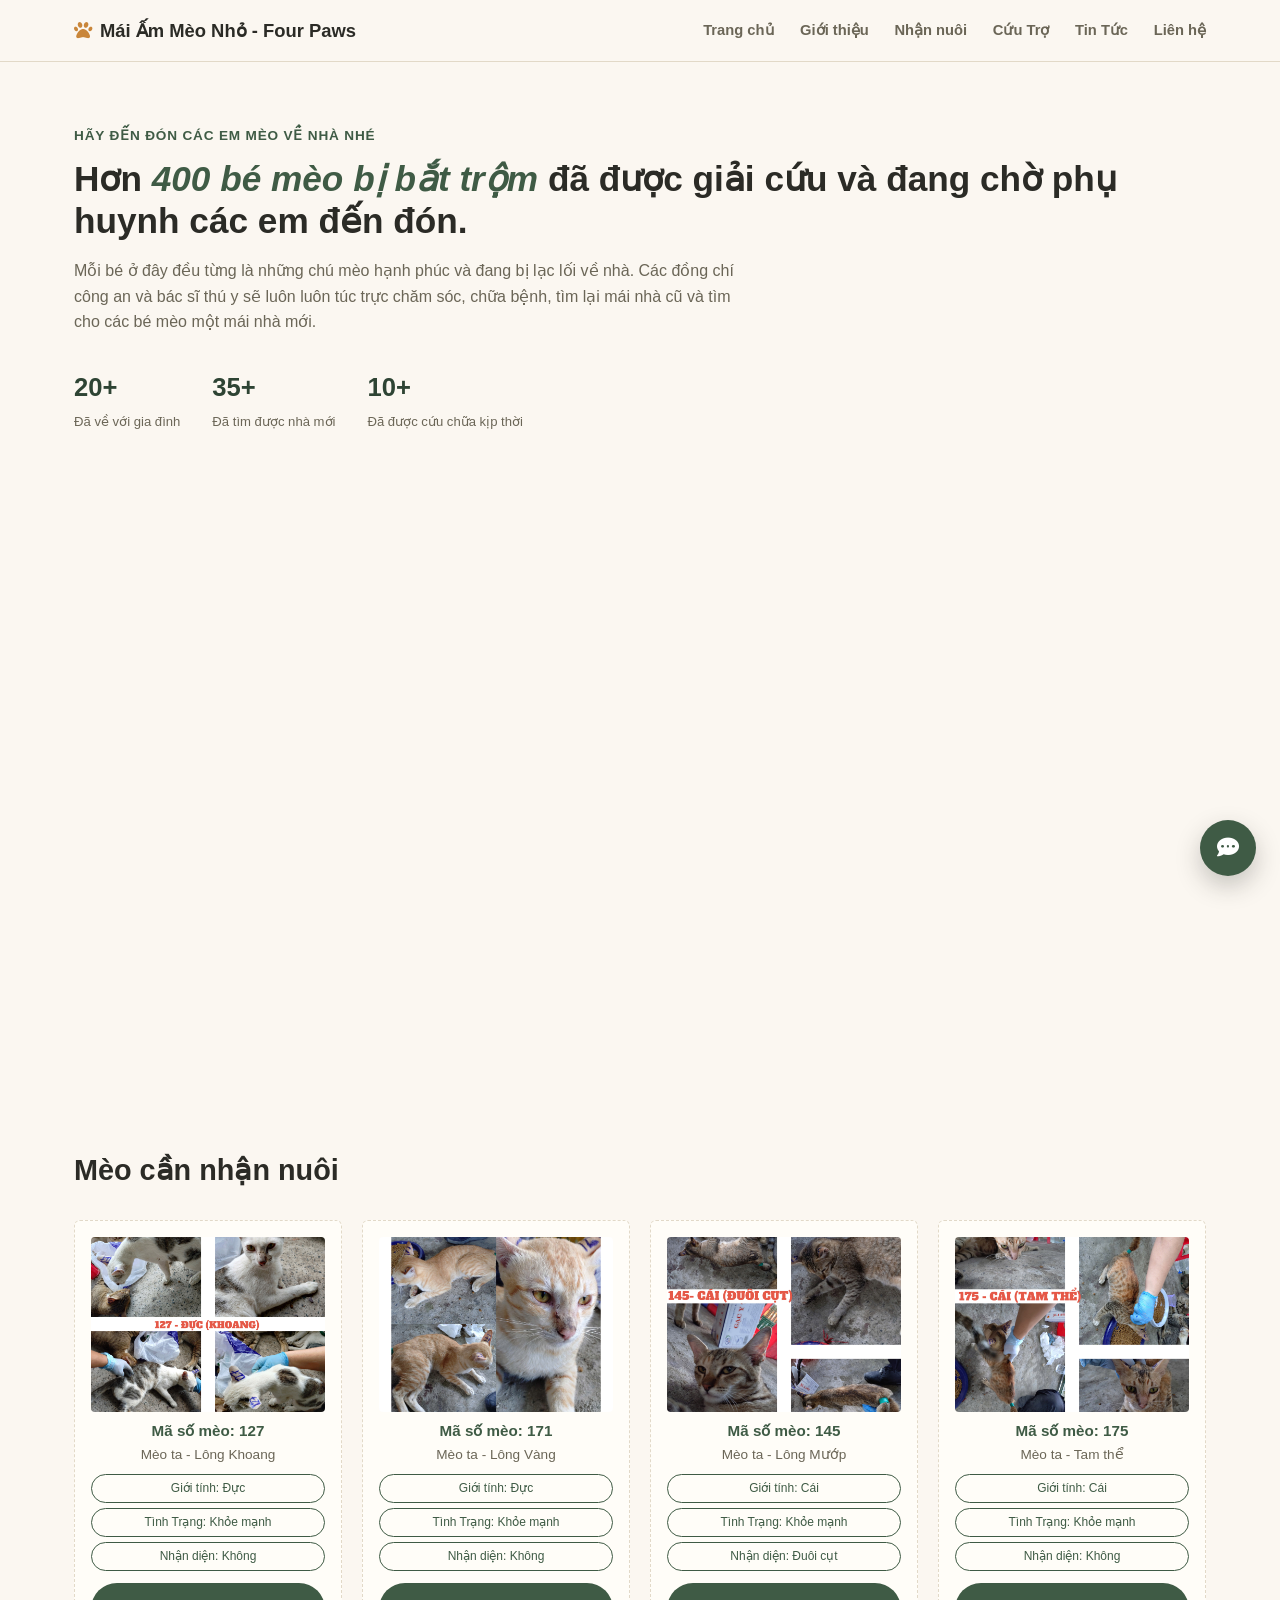
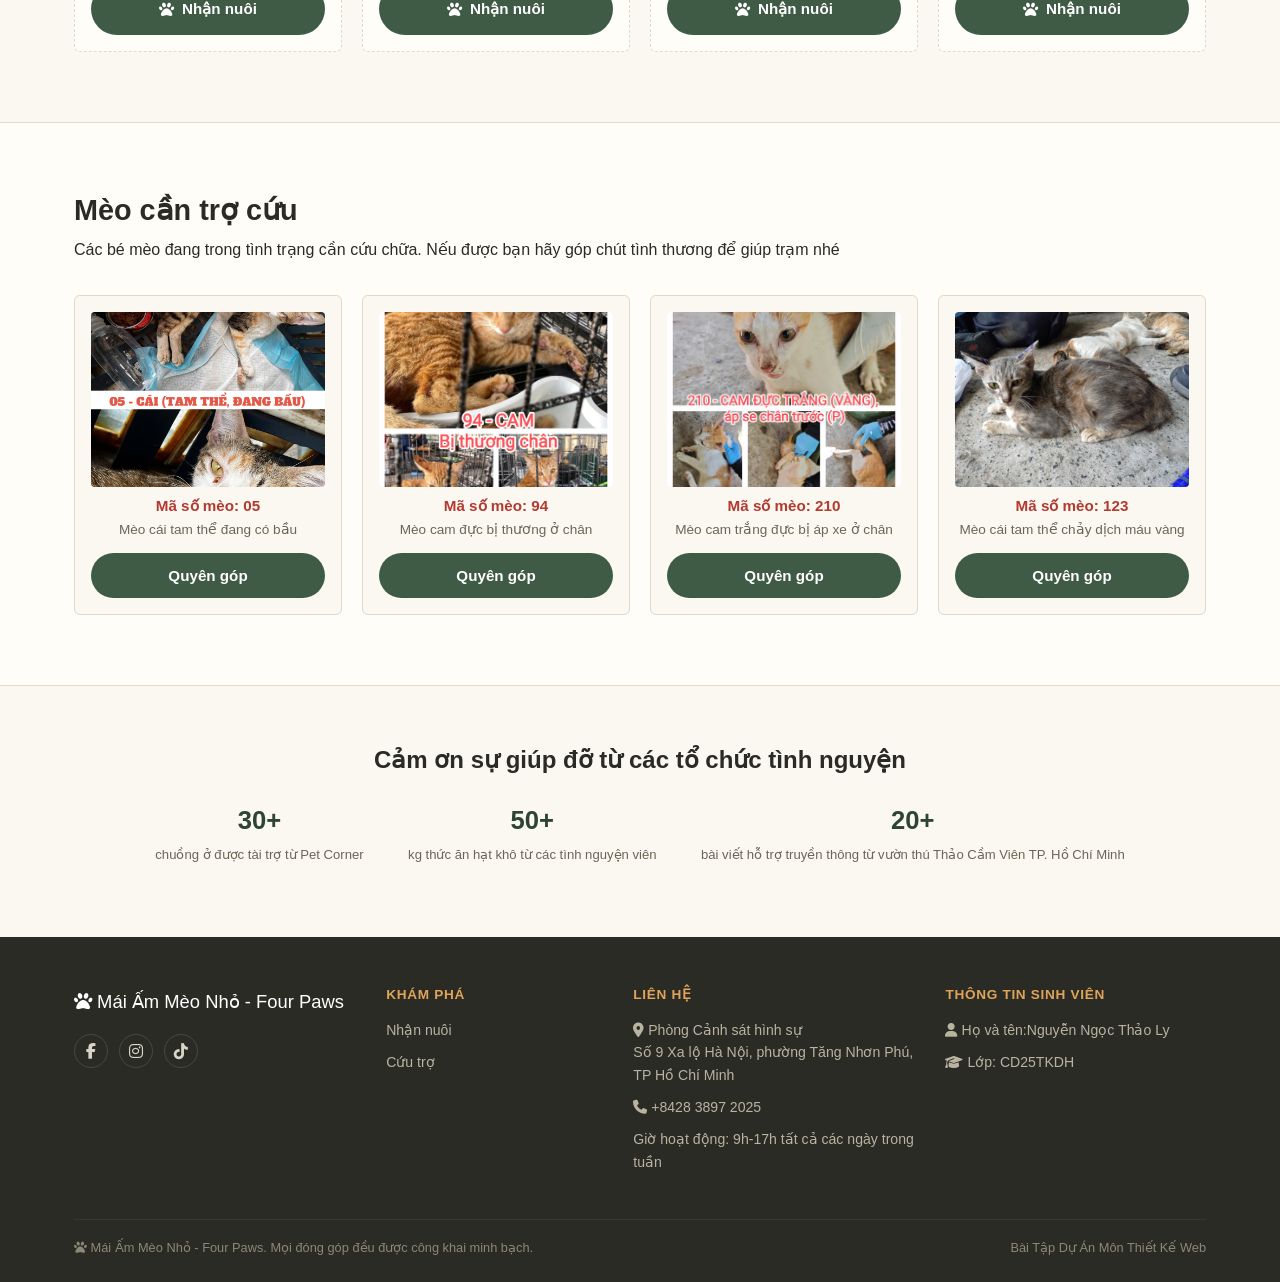
<file: index.html>
<!doctype html>
<html>
<head>
<meta charset="utf-8">
<meta name="viewport" content="width=device-width, initial-scale=1.0" />
<title>Mái Ấm 4 Chân – Nhận nuôi &amp; cứu trợ mèo</title>
<link rel="preconnect" href="https://fonts.googleapis.com" />
<link rel="preconnect" href="https://fonts.gstatic.com" crossorigin />
<link href="https://fonts.googleapis.com/css2?family=Fraunces:ital,opsz,wght@0,9..144,400;0,9..144,500;0,9..144,600;0,9..144,700;1,9..144,500&family=Inter:wght@400;500;600;700&family=JetBrains+Mono:wght@400;500;600;700&display=swap" rel="stylesheet">
<link rel="stylesheet" href="https://cdnjs.cloudflare.com/ajax/libs/font-awesome/6.5.0/css/all.min.css" />
<link rel="stylesheet" href="trangchu/script/dinhdang.css">
</head>

<body>

<header>
		<div class="Gioithieu">
			<a href="#home" class="logo"><i class="fas fa-paw"></i>Mái Ấm Mèo Nhỏ - Four Paws</a>
			<nav class="link">
				<a href="index.html">Trang chủ</a>
				<a href="gioithieu.html">Giới thiệu</a>
				<a href="nhannuoi.html">Nhận nuôi</a>
				<a href="cuutro.html">Cứu Trợ</a>
				<a href="tintuc.html">Tin Tức</a>
				<a href="lienhe.html">Liên hệ</a>
			</nav>
		</div>
	</header>
	
<section id="nhannuoi" class="nhannuoi1">
		<div class="nhannuoi2">
			<div>
				<h2 class="tieude">Hãy đến đón các em mèo về nhà nhé</h2>
				<h1> Hơn <em>400 bé mèo bị bắt trộm</em> đã được giải cứu và đang chờ phụ huynh các em đến đón.</h1>
				<p class="tieude2">Mỗi bé ở đây đều từng là những chú mèo hạnh phúc và đang bị lạc lối về nhà. Các đồng chí công an và bác sĩ thú y sẽ luôn luôn túc trực chăm sóc, chữa bệnh, tìm lại mái nhà cũ và tìm cho các bé mèo một mái nhà mới.</p>
			</div>
			<div class="ngoinha">
				<div><strong>20+</strong><span> Đã về với gia đình</span></div>
				<div><strong>35+</strong><span> Đã tìm được nhà mới</span></div>
				<div><strong>10+</strong><span> Đã được cứu chữa kịp thời</span></div>
			</div>
		</div>
	</section>
	<div class="phongsu">
	<iframe 
		width="590" height="345" 
		src="https://www.youtube.com/embed/rfDCDt_mbYg" 
		title="YouTube video player" 
		frameborder="0" allow="accelerometer; autoplay; clipboard-write; encrypted-media; gyroscope; picture-in-picture; web-share" referrerpolicy="strict-origin-when-cross-origin" 
		allowfullscreen>
	</iframe>
	</div>
	
	<section id="adopt">
		<div class="adopt1">
			<div class="adopt2">
				<h2>Mèo cần nhận nuôi</h2>
			</div>
			<div class="meo-list">
				<div class="meo-card">
					<img src="trangchu/images/IMG_4108.JPG" alt="Mèo Khoang"/>
					<h3 class="someo">Mã số mèo: 127</h3>
					<p class="nhanbiet">Mèo ta - Lông Khoang</p>
					<div class="tags">
						<span class="tag">Giới tính: Đực</span>
						<span class="tag">Tình Trạng: Khỏe mạnh</span>
						<span class="tag">Nhận diện: Không</span>
					</div>
					<a href="form.html" class="btn btn-primary" style="width:100%;justify-content:center;">
						<i class="fas fa-paw"></i> Nhận nuôi</a>
				</div>
				<div class="meo-card">
					<img src="trangchu/images/IMG_4326.JPG" alt="Mèo Vàng"/>
					<h3 class="someo">Mã số mèo: 171</h3>
					<p class="nhanbiet">Mèo ta - Lông Vàng</p>
					<div class="tags">
						<span class="tag">Giới tính: Đực</span>
						<span class="tag">Tình Trạng: Khỏe mạnh</span>
						<span class="tag">Nhận diện: Không</span>
					</div>
					<a href="form.html" class="btn btn-primary" style="width:100%;justify-content:center;">
						<i class="fas fa-paw"></i> Nhận nuôi</a>
				</div>
				<div class="meo-card">
					<img src="trangchu/images/IMG_4195.JPG" alt="Mèo Mướp"/>
					<h3 class="someo">Mã số mèo: 145</h3>
					<p class="nhanbiet">Mèo ta - Lông Mướp</p>
					<div class="tags">
						<span class="tag">Giới tính: Cái</span>
						<span class="tag">Tình Trạng: Khỏe mạnh</span>
						<span class="tag">Nhận diện: Đuôi cụt</span>
					</div>
					<a href="form.html" class="btn btn-primary" style="width:100%;justify-content:center;">
						<i class="fas fa-paw"></i> Nhận nuôi</a>
				</div>
				<div class="meo-card">
					<img src="trangchu/images/IMG_4351.JPG" alt="Mèo tam thể"/>
					<h3 class="someo">Mã số mèo: 175</h3>
					<p class="nhanbiet">Mèo ta - Tam thể</p>
					<div class="tags">
						<span class="tag">Giới tính: Cái</span>
						<span class="tag">Tình Trạng: Khỏe mạnh</span>
						<span class="tag">Nhận diện: Không</span>
					</div>
					<a href="form.html" class="btn btn-primary" style="width:100%;justify-content:center;">
						<i class="fas fa-paw"></i> Nhận nuôi</a>
				</div>
			</div>
		</div>
	</section>

<section id="trogiup">
		<div class="meobenh">
			<div class="meobenh1">
				<h2>Mèo cần trợ cứu</h2>
				<span>Các bé mèo đang trong tình trạng cần cứu chữa. Nếu được bạn hãy góp chút tình thương để giúp trạm nhé</span>
			</div>
		</div>
		<div class="benh-list">
			<div class="benh-card">
				<img src="trangchu/images/IMG_4911.JPG" alt="Mèo cái tam thể đang có bầu"/>
				<h3 class="benh2">Mã số mèo: 05</h3>
				<p class="benh3">Mèo cái tam thể đang có bầu</p>
				<button class="btn btn-primary open-donate" data-case="Mèo #05" style="width:100%;justify-content:center;">Quyên góp</button>
			</div>
			<div class="benh-card">
				<img src="trangchu/images/IMG_20260615_140258.jpg" alt="Mèo cam bị thương ở chân"/>
				<h3 class="benh2">Mã số mèo: 94</h3>
				<p class="benh3">Mèo cam đực bị thương ở chân</p>
				<button class="btn btn-primary open-donate" data-case="Mèo #94" style="width:100%;justify-content:center;">Quyên góp</button>
			</div>
			<div class="benh-card">
				<img src="trangchu/images/z7937772136784_ac6d2945e396e526e5eefa1d68f5eee8.jpg" alt="Mèo cam trắng bị áp xe"/>
				<h3 class="benh2">Mã số mèo: 210</h3>
				<p class="benh3">Mèo cam trắng đực bị áp xe ở chân</p>
				<button class="btn btn-primary open-donate" data-case="Mèo #210" style="width:100%;justify-content:center;">Quyên góp</button>
			</div>
			<div class="benh-card">
				<img src="trangchu/images/IMG_4086.JPG" alt="Mèo xám cái chảy dịch"/>
				<h3 class="benh2">Mã số mèo: 123</h3>
				<p class="benh3">Mèo cái tam thể chảy dịch máu vàng</p>
				<button class="btn btn-primary open-donate" data-case="Mèo #123" style="width:100%;justify-content:center;">Quyên góp</button>
			</div>
		</div>
	</section>
	
	<div class="thongtin">
		<div class="thongtin1">
			<h2 class="camon">Cảm ơn sự giúp đỡ từ các tổ chức tình nguyện</h2>
			<div><strong>30+</strong><span> chuồng ở được tài trợ từ Pet Corner</span></div>
			<div><strong>50+</strong><span> kg thức ăn hạt khô từ các tình nguyện viên</span></div>
			<div><strong>20+</strong><span> bài viết hỗ trợ truyền thông từ vườn thú Thảo Cầm Viên TP. Hồ Chí Minh</span></div>
		</div>
	</div>

		<div class="popup-overlay" id="donate-popup">
		<div class="popup-box">
			<button class="popup-close" id="donate-close"><i class="fas fa-times"></i></button>
			<div class="popup-icon"><i class="fas fa-heart"></i></div>
			<h3 id="donate-title">Quyên góp cho Mái Ấm Mèo Nhỏ</h3>
			<p class="popup-sub">Mọi đóng góp đều dùng để mua thức ăn, thuốc và chi phí thú y cho các bé mèo.</p>
			<div class="donate-info">
				<div class="donate-row">
					<span class="donate-label">Ngân hàng</span>
					<span class="donate-value">Techcombank</span>
				</div>
				<div class="donate-row">
					<span class="donate-label">Số tài khoản: </span>
					<span class="donate-value">0123456789</span>
					<button class="copy-btn" data-copy="0123456789" title="Copy số tài khoản"><i class="fas fa-copy"></i></button>
				</div>
				<div class="donate-row">
					<span class="donate-label">Chủ tài khoản</span>
					<span class="donate-value">MAI AM MEO NHO</span>
				</div>
			</div>
			<div class="donate-qr">
				<img src="trangchu/images/z7986285864288_2a19c1550c4661ab78756439a86b4ae2.jpg" width="472" height="509" alt=""/>

				<p>Hãy lưu ý chi tiêu trước khi quyên góp cho các bé mèo nhé </p>
		  </div>
		</div>
	</div>

	<footer id="contact">
		<div class="container">
			<div class="foot-grid">
				<div>
					<span class="foot-logo"><i class="fas fa-paw"></i> Mái Ấm Mèo Nhỏ - Four Paws</span>
					<div class="foot-social">
						<a href="#"><i class="fab fa-facebook-f"></i></a>
						<a href="#"><i class="fab fa-instagram"></i></a>
						<a href="#"><i class="fab fa-tiktok"></i></a>
					</div>
				</div>
				<div>
					<h4>Khám phá</h4>
					<ul>
						<li><a href="nhannuoi.html">Nhận nuôi</a></li>
						<li><a href="cuutro.html">Cứu trợ</a></li>
					</ul>
				</div>
				<div>
					<h4>Liên hệ</h4>
					<ul>
						<li><i class="fas fa-location-dot"></i> Phòng Cảnh sát hình sự<br>Số 9 Xa lộ Hà Nội, phường Tăng Nhơn Phú, TP Hồ Chí Minh</li>
						<li><i class="fas fa-phone"></i> +8428 3897 2025</li>
						<li>Giờ hoạt động: 9h-17h tất cả các ngày trong tuần</li>
					</ul>
				</div>
				<div>
					<h4>Thông tin sinh viên</h4>
					<ul>
						<li><i class="fas fa-user"></i> Họ và tên:Nguyễn Ngọc Thảo Ly</li>
						<li><i class="fas fa-graduation-cap"></i> Lớp: CD25TKDH</li>
					</ul>
				</div>
			</div>
			<div class="foot-bottom">
				<span><i class="fas fa-paw"></i> Mái Ấm Mèo Nhỏ - Four Paws. Mọi đóng góp đều được công khai minh bạch.</span>
				<span>Bài Tập Dự Án Môn Thiết Kế Web</span>
			</div>
		</div>
	</footer>
	<button class="chat-toggle" aria-label="Mở chat"><i class="fas fa-comment-dots"></i></button>
	<div class="chatbox">
		<div class="chat-head">
			<span class="who"><span class="dot"></span> Yi – Trợ lý Mái Ấm</span>
			<button class="chat-close"><i class="fas fa-times"></i></button>
		</div>
		<div class="chat-body">
			<div class="chat-msg bot">Chào bạn! Mình là Yi. Bạn cần hỗ trợ gì không nè?</div>
		</div>
		<div class="chat-suggest">
			<button>Cách nhận nuôi</button>
			<button>Cách quyên góp</button>
			<button>Liên hệ hotline</button>
		</div>
		<div class="chat-input">
			<input type="text" placeholder="Nhập câu hỏi..." autocomplete="off">
			<button><i class="fas fa-paper-plane"></i></button>
		</div>
	</div>
	
<script src="trangchu/script/java.js"></script>
</body>
</html>
</file>
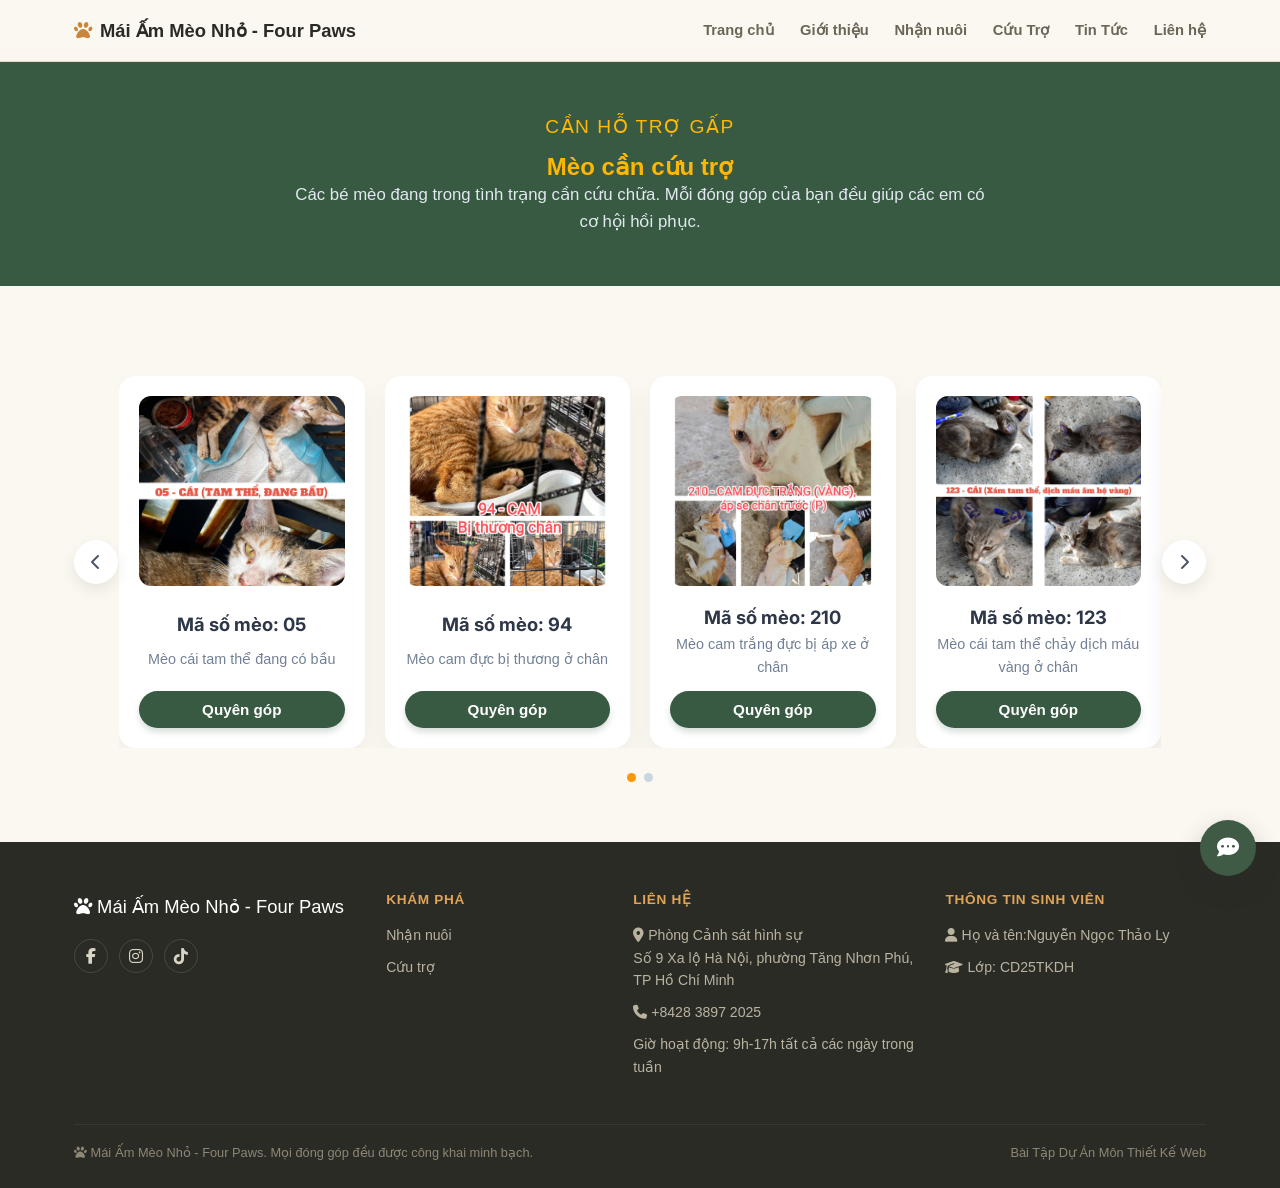
<file: cuutro.html>
<!doctype html>
<html>
<head>
<meta charset="utf-8">
<meta name="viewport" content="width=device-width, initial-scale=1.0" />
<title>Mái Ấm 4 Chân – Nhận nuôi &amp; cứu trợ mèo</title>
<link rel="preconnect" href="https://fonts.googleapis.com" />
<link rel="preconnect" href="https://fonts.gstatic.com" crossorigin />
<link href="https://fonts.googleapis.com/css2?family=Fraunces:ital,opsz,wght@0,9..144,400;0,9..144,500;0,9..144,600;0,9..144,700;1,9..144,500&family=Inter:wght@400;500;600;700&family=JetBrains+Mono:wght@400;500;600;700&display=swap" rel="stylesheet">
<link rel="stylesheet" href="https://cdnjs.cloudflare.com/ajax/libs/font-awesome/6.5.0/css/all.min.css" />
<link rel="stylesheet" href="trangchu/script/dinhdang.css">
</head>
	
<body>
	<header>
			<div class="Gioithieu">
			<a href="#home" class="logo"><i class="fas fa-paw"></i>Mái Ấm Mèo Nhỏ - Four Paws</a>
			<nav class="link">
				<a href="index.html">Trang chủ</a>
				<a href="gioithieu.html">Giới thiệu</a>
				<a href="nhannuoi.html">Nhận nuôi</a>
				<a href="cuutro.html">Cứu Trợ</a>
				<a href="tintuc.html">Tin Tức</a>
				<a href="lienhe.html">Liên hệ</a>
			</nav>
		</div>
	</header>
			<section class="page-hero">
  <div class="container">
    <span class="eyebrow">CẦN HỖ TRỢ GẤP</span>
    <h1 style="color:#FFB703">Mèo cần cứu trợ</h1>
    <p>Các bé mèo đang trong tình trạng cần cứu chữa. Mỗi đóng góp của bạn đều giúp các em có cơ hội hồi phục.</p>
  </div>
</section>
 
<section style="padding: 60px 0; position: relative;">
  <div class="container">
    
    <div class="carousel-wrap">
      <button class="carousel-btn carousel-prev" id="ct-prev">
        <i class="fas fa-chevron-left"></i>
      </button>
      
      <div class="carousel-viewport">
        <div class="carousel-track" id="ct-track">
 
          <div class="carousel-page">
            <div class="benh-card">
              <img src="trangchu/images/IMG_4911.JPG" alt="Mèo cái tam thể đang có bầu"/>
              <h3 class="benh2">Mã số mèo: 05</h3>
              <p class="benh3">Mèo cái tam thể đang có bầu</p>
              <button class="btn btn-primary open-donate" data-case="Mèo #05" style="width:100%;justify-content:center;">Quyên góp</button>
            </div>
            <div class="benh-card">
              <img src="trangchu/images/IMG_20260615_140258.jpg" alt="Mèo cam bị thương ở chân"/>
              <h3 class="benh2">Mã số mèo: 94</h3>
              <p class="benh3">Mèo cam đực bị thương ở chân</p>
              <button class="btn btn-primary open-donate" data-case="Mèo #94" style="width:100%;justify-content:center;">Quyên góp</button>
            </div>
            <div class="benh-card">
              <img src="trangchu/images/z7937772136784_ac6d2945e396e526e5eefa1d68f5eee8.jpg" alt="Mèo cam trắng bị áp xe"/>
              <h3 class="benh2">Mã số mèo: 210</h3>
              <p class="benh3">Mèo cam trắng đực bị áp xe ở chân</p>
              <button class="btn btn-primary open-donate" data-case="Mèo #210" style="width:100%;justify-content:center;">Quyên góp</button>
            </div>
            <div class="benh-card">
              <img src="trangchu/images/IMG_4087.JPG" alt="Mèo xám cái chảy dịch"/>
              <h3 class="benh2">Mã số mèo: 123</h3>
              <p class="benh3">Mèo cái tam thể chảy dịch máu vàng ở chân</p>
              <button class="btn btn-primary open-donate" data-case="Mèo #123" style="width:100%;justify-content:center;">Quyên góp</button>
            </div>
          </div>
 
          <div class="carousel-page">
            <div class="benh-card meo-placeholder">
              <img src="trangchu/images/IMG_4087.JPG" alt="Mèo xám cái chảy dịch"/>
              <h3 class="benh2">Mã số mèo: 123</h3>
              <p class="benh3">Mèo cái tam thể chảy dịch máu vàng ở chân</p>
              <button class="btn btn-primary open-donate" data-case="Mèo #123" style="width:100%;justify-content:center;">Quyên góp</button>
            </div>
            <div class="benh-card meo-placeholder">
              <img src="trangchu/images/IMG_4087.JPG" alt="Mèo xám cái chảy dịch"/>
              <h3 class="benh2">Mã số mèo: 123</h3>
              <p class="benh3">Mèo cái tam thể chảy dịch máu vàng ở chân</p>
              <button class="btn btn-primary open-donate" data-case="Mèo #123" style="width:100%;justify-content:center;">Quyên góp</button>
            </div>
            <div class="benh-card meo-placeholder">
              <img src="trangchu/images/IMG_4087.JPG" alt="Mèo xám cái chảy dịch"/>
              <h3 class="benh2">Mã số mèo: 123</h3>
              <p class="benh3">Mèo cái tam thể chảy dịch máu vàng ở chân</p>
              <button class="btn btn-primary open-donate" data-case="Mèo #123" style="width:100%;justify-content:center;">Quyên góp</button>
            </div>
            <div class="benh-card meo-placeholder">
              <img src="trangchu/images/IMG_4087.JPG" alt="Mèo xám cái chảy dịch"/>
              <h3 class="benh2">Mã số mèo: 123</h3>
              <p class="benh3">Mèo cái tam thể chảy dịch máu vàng ở chân</p>
              <button class="btn btn-primary open-donate" data-case="Mèo #123" style="width:100%;justify-content:center;">Quyên góp</button>
            </div>
          </div>
 
        </div>
      </div> <button class="carousel-btn carousel-next" id="ct-next">
        <i class="fas fa-chevron-right"></i>
      </button>
    </div> <div class="carousel-dots" id="ct-dots">
      <span class="dot active"></span>
      <span class="dot"></span>
    </div>

  </div>
</section>
 
<!-- POPUP QUYÊN GÓP -->
<div class="popup-overlay" id="donate-popup">
  <div class="popup-box">
    <button class="popup-close" id="donate-close"><i class="fas fa-times"></i></button>
    <div class="popup-icon"><i class="fas fa-heart"></i></div>
    <h3 id="donate-title">Quyên góp cho Mái Ấm Mèo Nhỏ</h3>
    <p class="popup-sub">Mọi đóng góp đều dùng để mua thức ăn, thuốc và chi phí thú y cho các bé mèo.</p>
    <div class="donate-info">
      <div class="donate-row">
        <span class="donate-label">Ngân hàng</span>
        <span class="donate-value">Techcombank - Chi Nhánh Quận 12</span>
      </div>
      <div class="donate-row">
        <span class="donate-label">Số tài khoản</span>
        <span class="donate-value">0123456789</span>
        <button class="copy-btn" data-copy="0123456789"><i class="fas fa-copy"></i></button>
      </div>
      <div class="donate-row">
        <span class="donate-label">Chủ tài khoản</span>
        <span class="donate-value">MAI AM MEO NHO</span>
      </div>
    </div>
    <div class="donate-qr">
      <img src="trangchu/images/z7986285864288_2a19c1550c4661ab78756439a86b4ae2.jpg" alt="Mã QR minh hoạ">
      <p>Mã QR minh hoạ – thay bằng mã VietQR thật khi dùng thật</p>
    </div>
  </div>
</div>
		<footer id="contact">
		<div class="container">
			<div class="foot-grid">
				<div>
					<span class="foot-logo"><i class="fas fa-paw"></i> Mái Ấm Mèo Nhỏ - Four Paws</span>
					<div class="foot-social">
						<a href="#"><i class="fab fa-facebook-f"></i></a>
						<a href="#"><i class="fab fa-instagram"></i></a>
						<a href="#"><i class="fab fa-tiktok"></i></a>
					</div>
				</div>
				<div>
					<h4>Khám phá</h4>
					<ul>
						<li><a href="nhannuoi.html">Nhận nuôi</a></li>
						<li><a href="cuutro.html">Cứu trợ</a></li>
					</ul>
				</div>
				<div>
					<h4>Liên hệ</h4>
					<ul>
						<li><i class="fas fa-location-dot"></i> Phòng Cảnh sát hình sự<br>Số 9 Xa lộ Hà Nội, phường Tăng Nhơn Phú, TP Hồ Chí Minh</li>
						<li><i class="fas fa-phone"></i> +8428 3897 2025</li>
						<li>Giờ hoạt động: 9h-17h tất cả các ngày trong tuần</li>
					</ul>
				</div>
				<div>
					<h4>Thông tin sinh viên</h4>
					<ul>
						<li><i class="fas fa-user"></i> Họ và tên:Nguyễn Ngọc Thảo Ly</li>
						<li><i class="fas fa-graduation-cap"></i> Lớp: CD25TKDH</li>
					</ul>
				</div>
			</div>
		<div class="foot-bottom">
				<span><i class="fas fa-paw"></i> Mái Ấm Mèo Nhỏ - Four Paws. Mọi đóng góp đều được công khai minh bạch.</span>
				<span>Bài Tập Dự Án Môn Thiết Kế Web</span>
			</div>
		</div>
	</footer>
	<button class="chat-toggle" aria-label="Mở chat"><i class="fas fa-comment-dots"></i></button>
	<div class="chatbox">
		<div class="chat-head">
			<span class="who"><span class="dot"></span> Yi – Trợ lý Mái Ấm</span>
			<button class="chat-close"><i class="fas fa-times"></i></button>
		</div>
		<div class="chat-body">
			<div class="chat-msg bot">Chào bạn! Mình là Yi. Bạn cần hỗ trợ gì không nè?</div>
		</div>
		<div class="chat-suggest">
			<button>Cách nhận nuôi</button>
			<button>Cách quyên góp</button>
			<button>Liên hệ hotline</button>
		</div>
		<div class="chat-input">
			<input type="text" placeholder="Nhập câu hỏi..." autocomplete="off">
			<button><i class="fas fa-paper-plane"></i></button>
		</div>
	</div>
<script src="trangchu/script/java.js"></script>
	
</body>
</html>
</file>
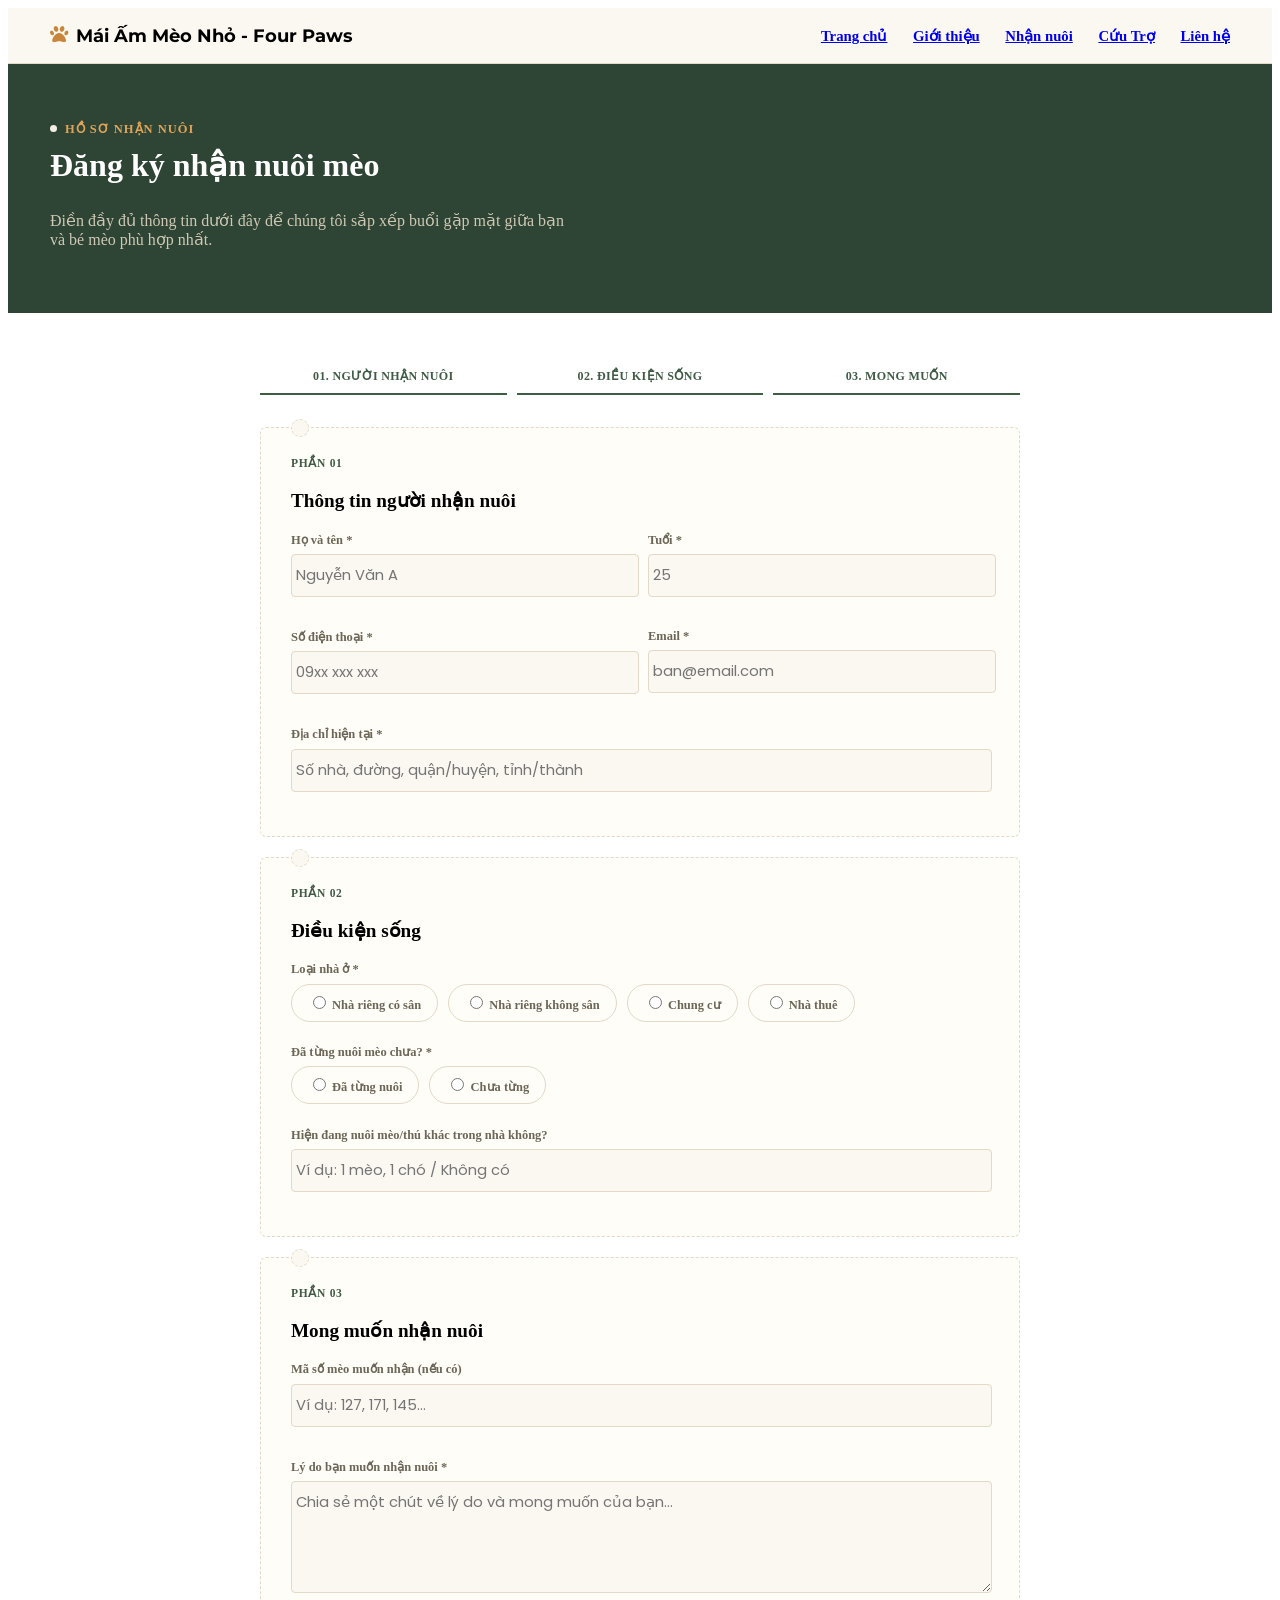
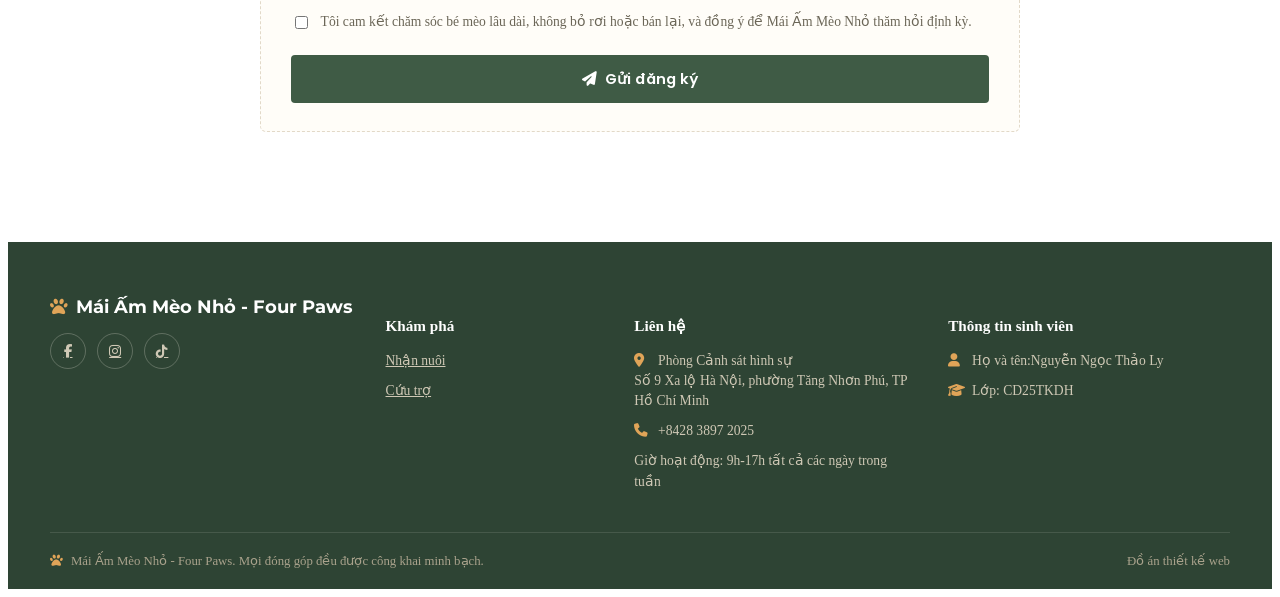
<file: form.html>
<!doctype html>
<html lang="vi">
<head>
<meta charset="utf-8">
<meta name="viewport" content="width=device-width, initial-scale=1.0" />
<title>Đăng ký nhận nuôi mèo - FourPaw</title>
<link rel="preconnect" href="https://fonts.googleapis.com" />
<link rel="preconnect" href="https://fonts.gstatic.com" crossorigin />
<link href="https://fonts.googleapis.com/css2?family=Orbitron:wght@400;600;700;900&family=Poppins:wght@300;400;500;600;700&family=Montserrat:wght@400;600;700&display=swap" rel="stylesheet" />
<link href="https://fonts.googleapis.com/css2?family=Exo+2:wght@300;400;600;700;800&display=swap" rel="stylesheet">
<link rel="stylesheet" href="https://cdnjs.cloudflare.com/ajax/libs/font-awesome/6.5.0/css/all.min.css" />
<link rel="stylesheet" href="trangphu/dinhdang.css" type="text/css">
</head>

<body>
<header>
		<div class="Gioithieu">
			<a href="#home" class="logo"><i class="fas fa-paw"></i>Mái Ấm Mèo Nhỏ - Four Paws</a>
			<nav class="link">
				<a href="index.html">Trang chủ</a>
				<a href="gioithieu.html">Giới thiệu</a>
				<a href="nhannuoi.html">Nhận nuôi</a>
				<a href="cuutro.html">Cứu Trợ</a>
				<a href="lienhe.html">Liên hệ</a>
			</nav>
		</div>
	</header>

	<section class="page-hero">
		<div class="container">
			<span class="eyebrow">Hồ sơ nhận nuôi</span>
			<h1>Đăng ký nhận nuôi mèo</h1>
			<p>Điền đầy đủ thông tin dưới đây để chúng tôi sắp xếp buổi gặp mặt giữa bạn và bé mèo phù hợp nhất.</p>
		</div>
	</section>

	<section class="adopt-form-wrap">
		<div class="form-progress">
			<span class="active">01. Người nhận nuôi</span>
			<span class="active">02. Điều kiện sống</span>
			<span class="active">03. Mong muốn</span>
		</div>

		<form id="adopt-form">
			<div class="form-card">
				<span class="form-step">Phần 01</span>
				<h3>Thông tin người nhận nuôi</h3>
				<div class="field-grid">
					<div class="field">
						<label for="fullname">Họ và tên *</label>
						<input type="text" id="fullname" required placeholder="Nguyễn Văn A">
					</div>
					<div class="field">
						<label for="age">Tuổi *</label>
						<input type="number" id="age" min="18" required placeholder="25">
					</div>
					<div class="field">
						<label for="phone">Số điện thoại *</label>
						<input type="tel" id="phone" required placeholder="09xx xxx xxx">
					</div>
					<div class="field">
						<label for="email">Email *</label>
						<input type="email" id="email" required placeholder="ban@email.com">
					</div>
					<div class="field full">
						<label for="address">Địa chỉ hiện tại *</label>
						<input type="text" id="address" required placeholder="Số nhà, đường, quận/huyện, tỉnh/thành">
					</div>
				</div>
			</div>

			<div class="form-card">
				<span class="form-step">Phần 02</span>
				<h3>Điều kiện sống</h3>
				<div class="field full">
					<label>Loại nhà ở *</label>
					<div class="radio-group">
						<label class="radio-option"><input type="radio" name="housing" value="nha-rieng" required> Nhà riêng có sân</label>
						<label class="radio-option"><input type="radio" name="housing" value="nha-rieng-khong-san"> Nhà riêng không sân</label>
						<label class="radio-option"><input type="radio" name="housing" value="chung-cu"> Chung cư</label>
						<label class="radio-option"><input type="radio" name="housing" value="nha-thue"> Nhà thuê</label>
					</div>
				</div>
				<div class="field full" style="margin-top:8px">
					<label>Đã từng nuôi mèo chưa? *</label>
					<div class="radio-group">
						<label class="radio-option"><input type="radio" name="experience" value="co" required> Đã từng nuôi</label>
						<label class="radio-option"><input type="radio" name="experience" value="chua"> Chưa từng</label>
					</div>
				</div>
				<div class="field full" style="margin-top:8px">
					<label for="current-pets">Hiện đang nuôi mèo/thú khác trong nhà không?</label>
					<input type="text" id="current-pets" placeholder="Ví dụ: 1 mèo, 1 chó / Không có">
				</div>
			</div>

			<div class="form-card">
				<span class="form-step">Phần 03</span>
				<h3>Mong muốn nhận nuôi</h3>
				<div class="field-grid">
					<div class="field full">
						<label for="pet-code">Mã số mèo muốn nhận (nếu có)</label>
						<input type="text" id="pet-code" placeholder="Ví dụ: 127, 171, 145...">
					</div>
					<div class="field full">
						<label for="reason">Lý do bạn muốn nhận nuôi *</label>
						<textarea id="reason" required placeholder="Chia sẻ một chút về lý do và mong muốn của bạn..."></textarea>
					</div>
				</div>
				<label class="confirm-check">
					<input type="checkbox" required>
					Tôi cam kết chăm sóc bé mèo lâu dài, không bỏ rơi hoặc bán lại, và đồng ý để Mái Ấm Mèo Nhỏ thăm hỏi định kỳ.
				</label>
				<button type="submit" class="btn btn-primary" style="width:100%;justify-content:center;">
					<i class="fas fa-paper-plane"></i> Gửi đăng ký
				</button>
			</div>
		</form>

		<div class="form-success">
			<i class="fas fa-circle-check"></i>
			<h3>Đã nhận được hồ sơ của bạn!</h3>
			<p>Đội ngũ Mái Ấm Mèo Nhỏ sẽ liên hệ lại trong 2–3 ngày để sắp xếp buổi gặp mặt. Cảm ơn bạn đã muốn cho một bé mèo một ngôi nhà mới 🐾</p>
		</div>
	</section>

	<footer id="contact">
		<div class="container">
			<div class="foot-grid">
				<div>
					<span class="foot-logo"><i class="fas fa-paw"></i> Mái Ấm Mèo Nhỏ - Four Paws</span>
					<div class="foot-social">
						<a href="#"><i class="fab fa-facebook-f"></i></a>
						<a href="#"><i class="fab fa-instagram"></i></a>
						<a href="#"><i class="fab fa-tiktok"></i></a>
					</div>
				</div>
				<div>
					<h4>Khám phá</h4>
					<ul>
						<li><a href="../trangchu/New folder/nhanmeo.html#adopt">Nhận nuôi</a></li>
						<li><a href="../trangchu/New folder/nhanmeo.html#trogiup">Cứu trợ</a></li>
					</ul>
				</div>
				<div>
					<h4>Liên hệ</h4>
					<ul>
						<li><i class="fas fa-location-dot"></i> Phòng Cảnh sát hình sự<br>Số 9 Xa lộ Hà Nội, phường Tăng Nhơn Phú, TP Hồ Chí Minh</li>
						<li><i class="fas fa-phone"></i> +8428 3897 2025</li>
						<li>Giờ hoạt động: 9h-17h tất cả các ngày trong tuần</li>
					</ul>
				</div>
				<div>
					<h4>Thông tin sinh viên</h4>
					<ul>
						<li><i class="fas fa-user"></i> Họ và tên:Nguyễn Ngọc Thảo Ly</li>
						<li><i class="fas fa-graduation-cap"></i> Lớp: CD25TKDH</li>
					</ul>
				</div>
			</div>
			<div class="foot-bottom">
				<span><i class="fas fa-paw"></i> Mái Ấm Mèo Nhỏ - Four Paws. Mọi đóng góp đều được công khai minh bạch.</span>
				<span>Đồ án thiết kế web</span>
			</div>
		</div>
	</footer>

	<script src="trangphu/javaform.js"></script>
</body>
</html>
</file>
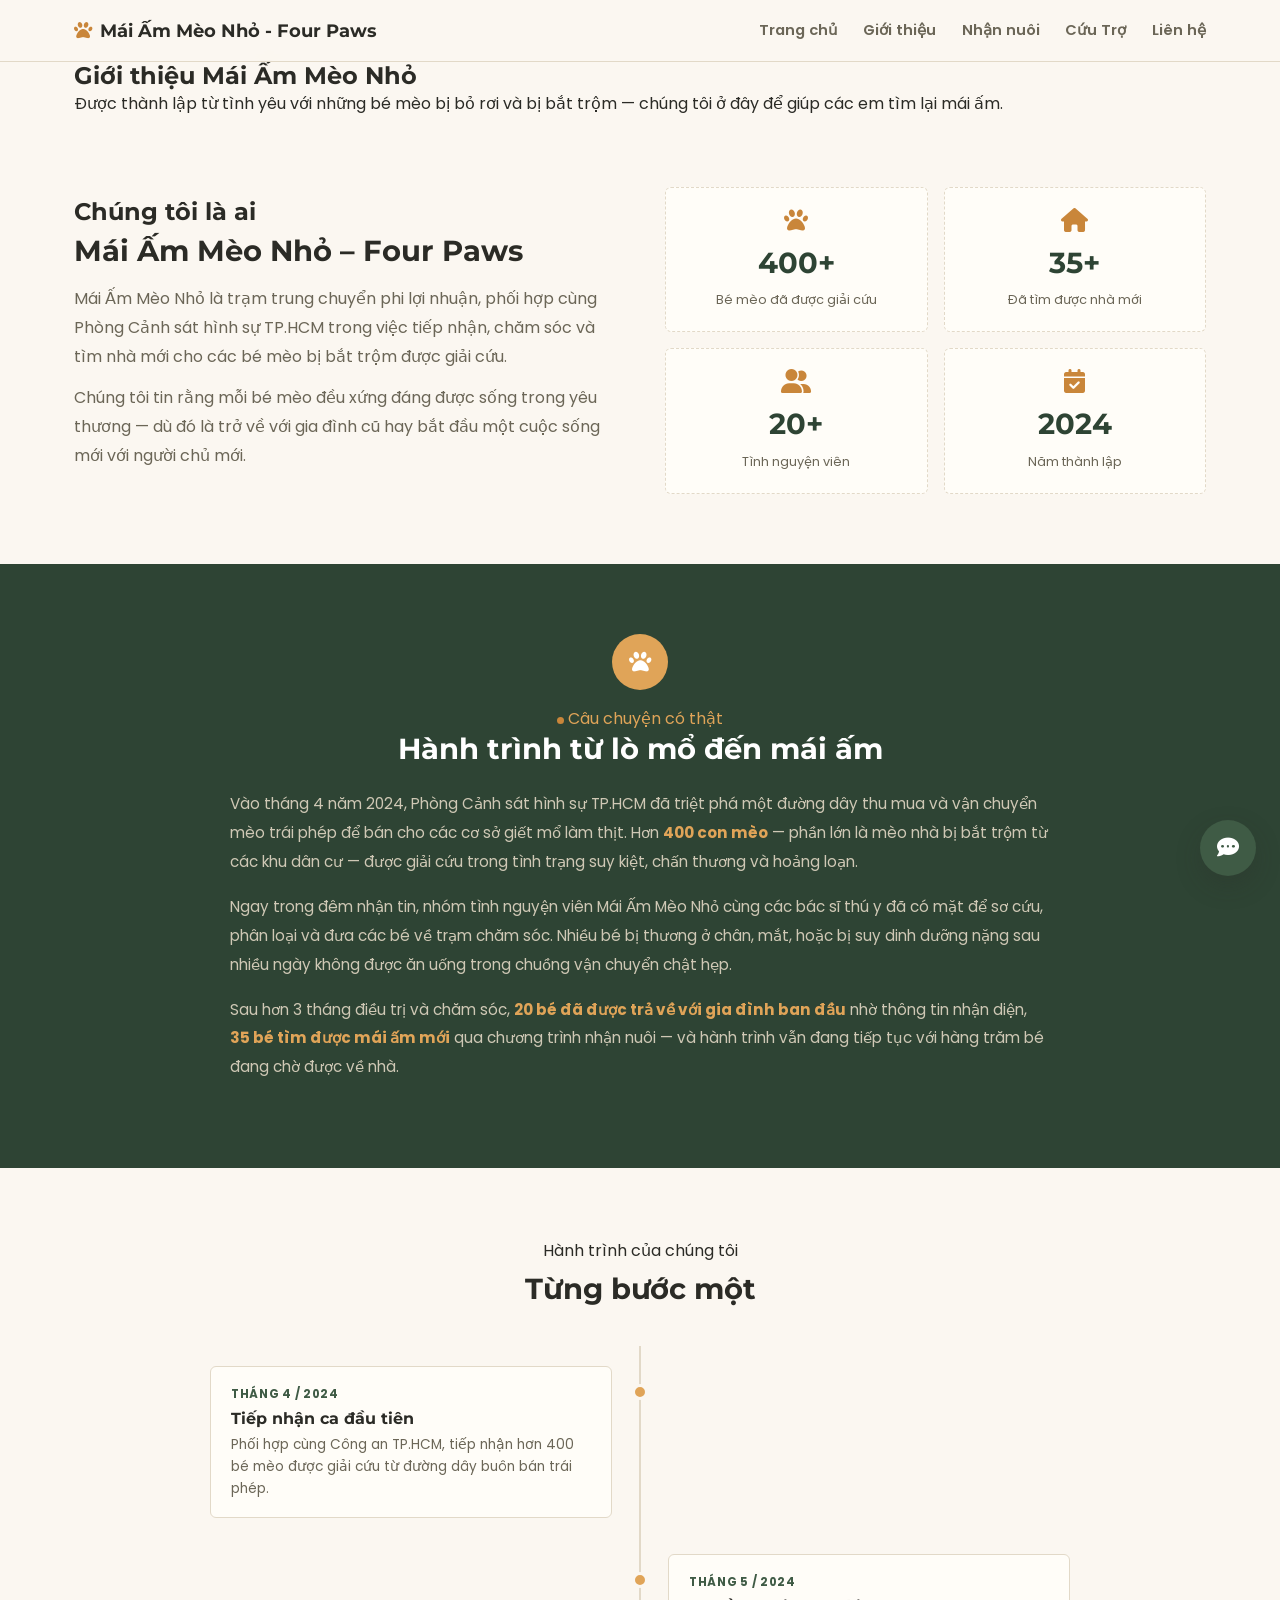
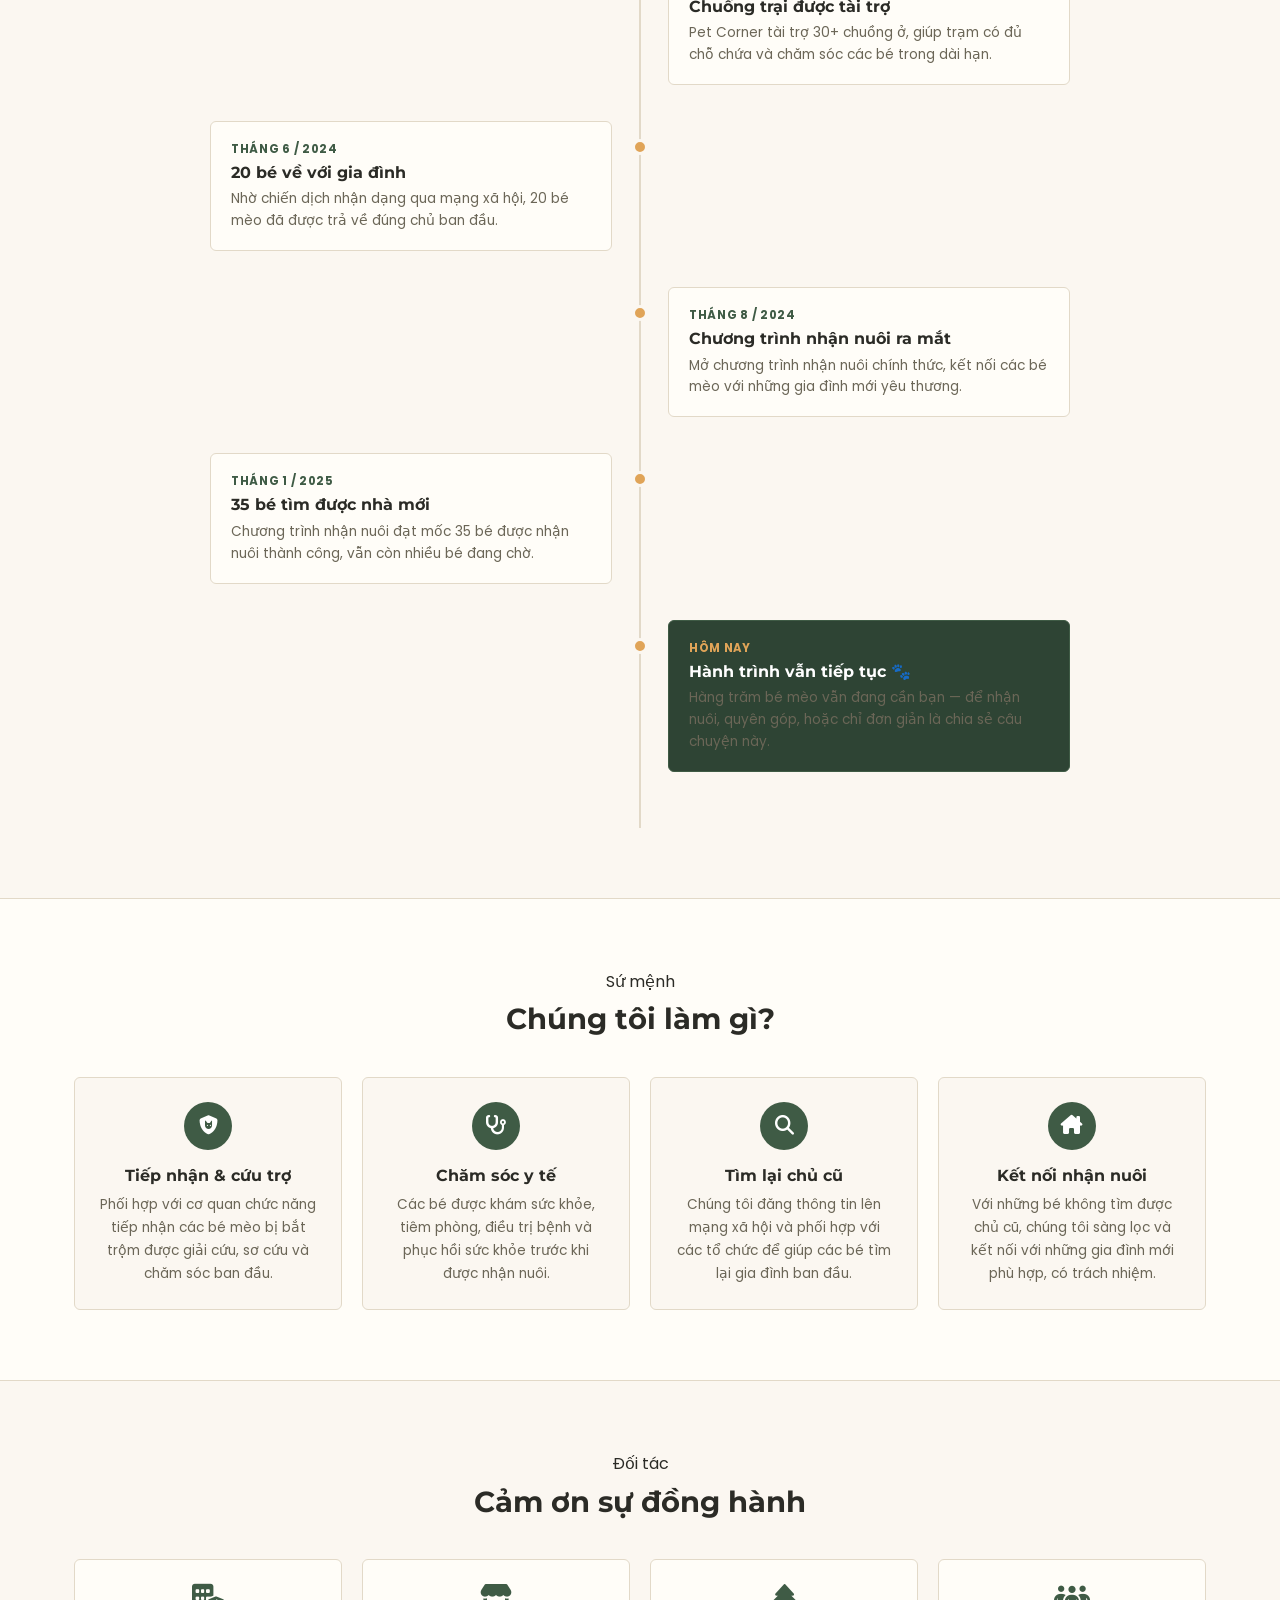
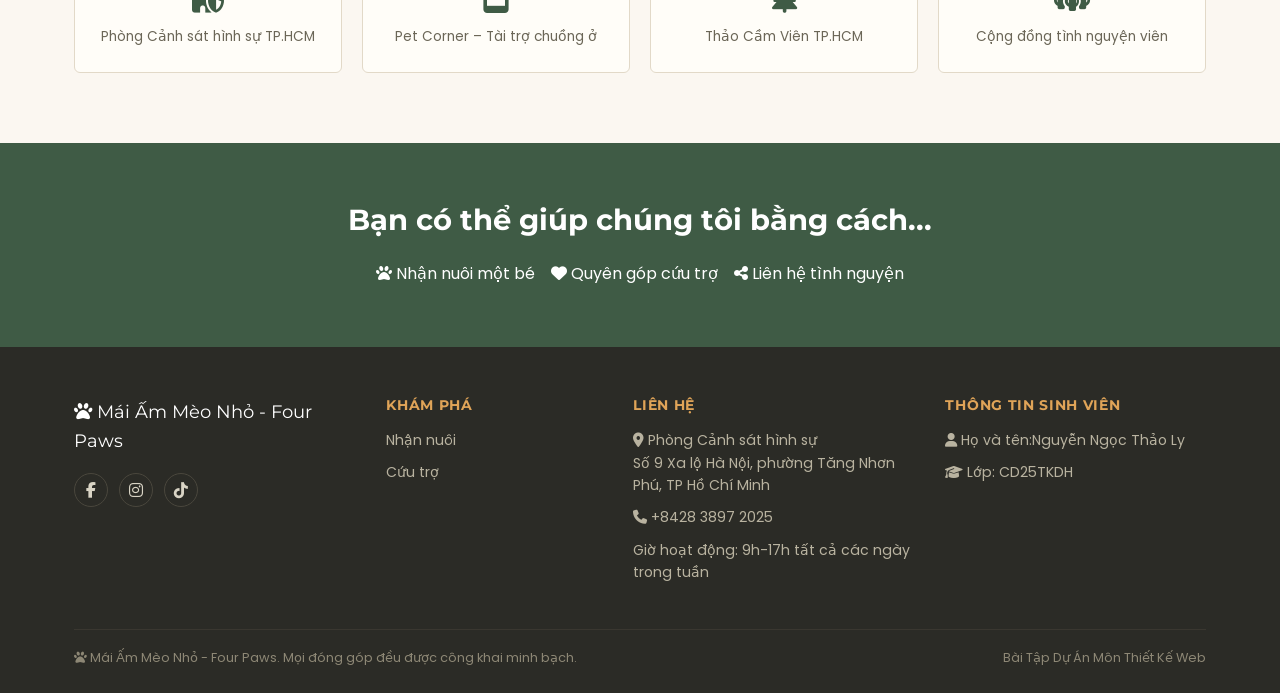
<file: gioithieu.html>
<!doctype html>
<html lang="vi">
<head>
<meta charset="utf-8">
<meta name="viewport" content="width=device-width, initial-scale=1.0" />
<title>Giới thiệu – FourPaw / Mái Ấm Mèo Nhỏ</title>
<link rel="preconnect" href="https://fonts.googleapis.com" />
<link rel="preconnect" href="https://fonts.gstatic.com" crossorigin />
<link href="https://fonts.googleapis.com/css2?family=Orbitron:wght@400;600;700;900&family=Poppins:wght@300;400;500;600;700&family=Montserrat:wght@400;600;700&display=swap" rel="stylesheet" />
<link href="https://fonts.googleapis.com/css2?family=Exo+2:wght@300;400;600;700;800&display=swap" rel="stylesheet">
<link rel="stylesheet" href="https://cdnjs.cloudflare.com/ajax/libs/font-awesome/6.5.0/css/all.min.css" />
<link rel="stylesheet" href="trangphu/dinhdanggt.css"/>
</head>
<body>
 
<header>
  <div class="Gioithieu">
			<a href="#home" class="logo"><i class="fas fa-paw"></i>Mái Ấm Mèo Nhỏ - Four Paws</a>
			<nav class="link">
				<a href="index.html">Trang chủ</a>
				<a href="gioithieu.html">Giới thiệu</a>
				<a href="nhannuoi.html">Nhận nuôi</a>
				<a href="cuutro.html">Cứu Trợ</a>
				<a href="lienhe.html">Liên hệ</a>
			</nav>
		</div>
</header>
 
<section class="page-hero">
  <div class="container">
    <h1>Giới thiệu Mái Ấm Mèo Nhỏ</h1>
    <p>Được thành lập từ tình yêu với những bé mèo bị bỏ rơi và bị bắt trộm — chúng tôi ở đây để giúp các em tìm lại mái ấm.</p>
  </div>
</section>
 

<section class="gt-section">
  <div class="container">
    <div class="gt-grid">
      <div class="gt-text">
        <span class="eyebrow"><h1>Chúng tôi là ai</h1></span>
        <h2>Mái Ấm Mèo Nhỏ – Four Paws</h2>
        <p>Mái Ấm Mèo Nhỏ là trạm trung chuyển phi lợi nhuận, phối hợp cùng Phòng Cảnh sát hình sự TP.HCM trong việc tiếp nhận, chăm sóc và tìm nhà mới cho các bé mèo bị bắt trộm được giải cứu.</p>
        <p>Chúng tôi tin rằng mỗi bé mèo đều xứng đáng được sống trong yêu thương — dù đó là trở về với gia đình cũ hay bắt đầu một cuộc sống mới với người chủ mới.</p>
      </div>
      <div class="gt-stats">
        <div class="gt-stat-card">
          <i class="fas fa-paw"></i>
          <strong>400+</strong>
          <span>Bé mèo đã được giải cứu</span>
        </div>
        <div class="gt-stat-card">
          <i class="fas fa-house"></i>
          <strong>35+</strong>
          <span>Đã tìm được nhà mới</span>
        </div>
        <div class="gt-stat-card">
          <i class="fas fa-user-group"></i>
          <strong>20+</strong>
          <span>Tình nguyện viên</span>
        </div>
        <div class="gt-stat-card">
          <i class="fas fa-calendar-check"></i>
          <strong>2024</strong>
          <span>Năm thành lập</span>
        </div>
      </div>
    </div>
  </div>
</section>
 
<!-- CÂU CHUYỆN GIẢI CỨU -->
<section class="story-section">
  <div class="container">
    <div class="story-inner">
      <div class="story-quote-icon"><i class="fas fa-paw"></i></div>
      <span class="eyebrow" style="color:var(--amber);justify-content:center;margin-bottom:.8rem;">
        <span style="background:var(--amber-deep);width:7px;height:7px;border-radius:50%;display:inline-block;"></span>
        Câu chuyện có thật
      </span>
      <h2>Hành trình từ lò mổ đến mái ấm</h2>
      <div class="story-body">
        <p>Vào tháng 4 năm 2024, Phòng Cảnh sát hình sự TP.HCM đã triệt phá một đường dây thu mua và vận chuyển mèo trái phép để bán cho các cơ sở giết mổ làm thịt. Hơn <strong>400 con mèo</strong> — phần lớn là mèo nhà bị bắt trộm từ các khu dân cư — được giải cứu trong tình trạng suy kiệt, chấn thương và hoảng loạn.</p>
        <p>Ngay trong đêm nhận tin, nhóm tình nguyện viên Mái Ấm Mèo Nhỏ cùng các bác sĩ thú y đã có mặt để sơ cứu, phân loại và đưa các bé về trạm chăm sóc. Nhiều bé bị thương ở chân, mắt, hoặc bị suy dinh dưỡng nặng sau nhiều ngày không được ăn uống trong chuồng vận chuyển chật hẹp.</p>
        <p>Sau hơn 3 tháng điều trị và chăm sóc, <strong>20 bé đã được trả về với gia đình ban đầu</strong> nhờ thông tin nhận diện, <strong>35 bé tìm được mái ấm mới</strong> qua chương trình nhận nuôi — và hành trình vẫn đang tiếp tục với hàng trăm bé đang chờ được về nhà.</p>
      </div>
    </div>
  </div>
</section>
 
<!-- DÒNG THỜI GIAN -->
<section class="gt-section">
  <div class="container">
    <div class="section-center">
      <span class="eyebrow">Hành trình của chúng tôi</span>
      <h2>Từng bước một</h2>
    </div>
    <div class="timeline">
      <div class="tl-item tl-left">
        <div class="tl-dot"></div>
        <div class="tl-card">
          <span class="tl-date">Tháng 4 / 2024</span>
          <h4>Tiếp nhận ca đầu tiên</h4>
          <p>Phối hợp cùng Công an TP.HCM, tiếp nhận hơn 400 bé mèo được giải cứu từ đường dây buôn bán trái phép.</p>
        </div>
      </div>
      <div class="tl-item tl-right">
        <div class="tl-dot"></div>
        <div class="tl-card">
          <span class="tl-date">Tháng 5 / 2024</span>
          <h4>Chuồng trại được tài trợ</h4>
          <p>Pet Corner tài trợ 30+ chuồng ở, giúp trạm có đủ chỗ chứa và chăm sóc các bé trong dài hạn.</p>
        </div>
      </div>
      <div class="tl-item tl-left">
        <div class="tl-dot"></div>
        <div class="tl-card">
          <span class="tl-date">Tháng 6 / 2024</span>
          <h4>20 bé về với gia đình</h4>
          <p>Nhờ chiến dịch nhận dạng qua mạng xã hội, 20 bé mèo đã được trả về đúng chủ ban đầu.</p>
        </div>
      </div>
      <div class="tl-item tl-right">
        <div class="tl-dot"></div>
        <div class="tl-card">
          <span class="tl-date">Tháng 8 / 2024</span>
          <h4>Chương trình nhận nuôi ra mắt</h4>
          <p>Mở chương trình nhận nuôi chính thức, kết nối các bé mèo với những gia đình mới yêu thương.</p>
        </div>
      </div>
      <div class="tl-item tl-left">
        <div class="tl-dot"></div>
        <div class="tl-card">
          <span class="tl-date">Tháng 1 / 2025</span>
          <h4>35 bé tìm được nhà mới</h4>
          <p>Chương trình nhận nuôi đạt mốc 35 bé được nhận nuôi thành công, vẫn còn nhiều bé đang chờ.</p>
        </div>
      </div>
      <div class="tl-item tl-right">
        <div class="tl-dot"></div>
        <div class="tl-card tl-card-active">
          <span class="tl-date">Hôm nay</span>
          <h4>Hành trình vẫn tiếp tục 🐾</h4>
          <p>Hàng trăm bé mèo vẫn đang cần bạn — để nhận nuôi, quyên góp, hoặc chỉ đơn giản là chia sẻ câu chuyện này.</p>
        </div>
      </div>
    </div>
  </div>
</section>
 
<!-- SỨ MỆNH -->
<section class="gt-section" style="background:var(--card);border-top:1px solid var(--line);border-bottom:1px solid var(--line);">
  <div class="container">
    <div class="section-center">
      <span class="eyebrow">Sứ mệnh</span>
      <h2>Chúng tôi làm gì?</h2>
    </div>
    <div class="gt-mission-grid">
      <div class="gt-mission-card">
        <div class="gt-icon"><i class="fas fa-shield-cat"></i></div>
        <h3>Tiếp nhận & cứu trợ</h3>
        <p>Phối hợp với cơ quan chức năng tiếp nhận các bé mèo bị bắt trộm được giải cứu, sơ cứu và chăm sóc ban đầu.</p>
      </div>
      <div class="gt-mission-card">
        <div class="gt-icon"><i class="fas fa-stethoscope"></i></div>
        <h3>Chăm sóc y tế</h3>
        <p>Các bé được khám sức khỏe, tiêm phòng, điều trị bệnh và phục hồi sức khỏe trước khi được nhận nuôi.</p>
      </div>
      <div class="gt-mission-card">
        <div class="gt-icon"><i class="fas fa-magnifying-glass"></i></div>
        <h3>Tìm lại chủ cũ</h3>
        <p>Chúng tôi đăng thông tin lên mạng xã hội và phối hợp với các tổ chức để giúp các bé tìm lại gia đình ban đầu.</p>
      </div>
      <div class="gt-mission-card">
        <div class="gt-icon"><i class="fas fa-house-chimney"></i></div>
        <h3>Kết nối nhận nuôi</h3>
        <p>Với những bé không tìm được chủ cũ, chúng tôi sàng lọc và kết nối với những gia đình mới phù hợp, có trách nhiệm.</p>
      </div>
    </div>
  </div>
</section>
 
<!-- ĐỐI TÁC -->
<section class="gt-section">
  <div class="container">
    <div class="section-center">
      <span class="eyebrow">Đối tác</span>
      <h2>Cảm ơn sự đồng hành</h2>
    </div>
    <div class="gt-partner-grid">
      <div class="gt-partner">
        <i class="fas fa-building-shield"></i>
        <p>Phòng Cảnh sát hình sự TP.HCM</p>
      </div>
      <div class="gt-partner">
        <i class="fas fa-store"></i>
        <p>Pet Corner – Tài trợ chuồng ở</p>
      </div>
      <div class="gt-partner">
        <i class="fas fa-tree"></i>
        <p>Thảo Cầm Viên TP.HCM</p>
      </div>
      <div class="gt-partner">
        <i class="fas fa-people-group"></i>
        <p>Cộng đồng tình nguyện viên</p>
      </div>
    </div>
  </div>
</section>
 
<!-- CTA CUỐI TRANG -->
<section class="gt-cta">
  <div class="container">
    <h2>Bạn có thể giúp chúng tôi bằng cách...</h2>
    <div class="gt-cta-btns">
      <a href="nhannuoi.html" class="btn btn-primary" style="color:#fff"><i class="fas fa-paw"></i> Nhận nuôi một bé</a>
      <a href="cuutro.html" class="btn btn-amber" style="color:#fff"><i class="fas fa-heart"></i> Quyên góp cứu trợ</a>
      <a href="lienhe.html" class="btn btn-outline" style="color:#fff;border-color:#fff;"><i class="fas fa-share-nodes"></i> Liên hệ tình nguyện</a>
    </div>
  </div>
</section>
 
	<footer id="contact">
		<div class="container">
			<div class="foot-grid">
				<div>
					<span class="foot-logo"><i class="fas fa-paw"></i> Mái Ấm Mèo Nhỏ - Four Paws</span>
					<div class="foot-social">
						<a href="#"><i class="fab fa-facebook-f"></i></a>
						<a href="#"><i class="fab fa-instagram"></i></a>
						<a href="#"><i class="fab fa-tiktok"></i></a>
					</div>
				</div>
				<div>
					<h4>Khám phá</h4>
					<ul>
						<li><a href="nhannuoi.html">Nhận nuôi</a></li>
						<li><a href="cuutro.html">Cứu trợ</a></li>
					</ul>
				</div>
				<div>
					<h4>Liên hệ</h4>
					<ul>
						<li><i class="fas fa-location-dot"></i> Phòng Cảnh sát hình sự<br>Số 9 Xa lộ Hà Nội, phường Tăng Nhơn Phú, TP Hồ Chí Minh</li>
						<li><i class="fas fa-phone"></i> +8428 3897 2025</li>
						<li>Giờ hoạt động: 9h-17h tất cả các ngày trong tuần</li>
					</ul>
				</div>
				<div>
					<h4>Thông tin sinh viên</h4>
					<ul>
						<li><i class="fas fa-user"></i> Họ và tên:Nguyễn Ngọc Thảo Ly</li>
						<li><i class="fas fa-graduation-cap"></i> Lớp: CD25TKDH</li>
					</ul>
				</div>
			</div>
			<div class="foot-bottom">
				<span><i class="fas fa-paw"></i> Mái Ấm Mèo Nhỏ - Four Paws. Mọi đóng góp đều được công khai minh bạch.</span>
				<span>Bài Tập Dự Án Môn Thiết Kế Web</span>
			</div>
		</div>
	</footer>
	<button class="chat-toggle" aria-label="Mở chat"><i class="fas fa-comment-dots"></i></button>
	<div class="chatbox">
		<div class="chat-head">
			<span class="who"><span class="dot"></span> Yi – Trợ lý Mái Ấm</span>
			<button class="chat-close"><i class="fas fa-times"></i></button>
		</div>
		<div class="chat-body">
			<div class="chat-msg bot">Chào bạn! Mình là Yi. Bạn cần hỗ trợ gì không nè?</div>
		</div>
		<div class="chat-suggest">
			<button>Cách nhận nuôi</button>
			<button>Cách quyên góp</button>
			<button>Liên hệ hotline</button>
		</div>
		<div class="chat-input">
			<input type="text" placeholder="Nhập câu hỏi..." autocomplete="off">
			<button><i class="fas fa-paper-plane"></i></button>
		</div>
	</div>
	
<script src="trangchu/script/java.js"></script>
	
</body>
</html>
</file>
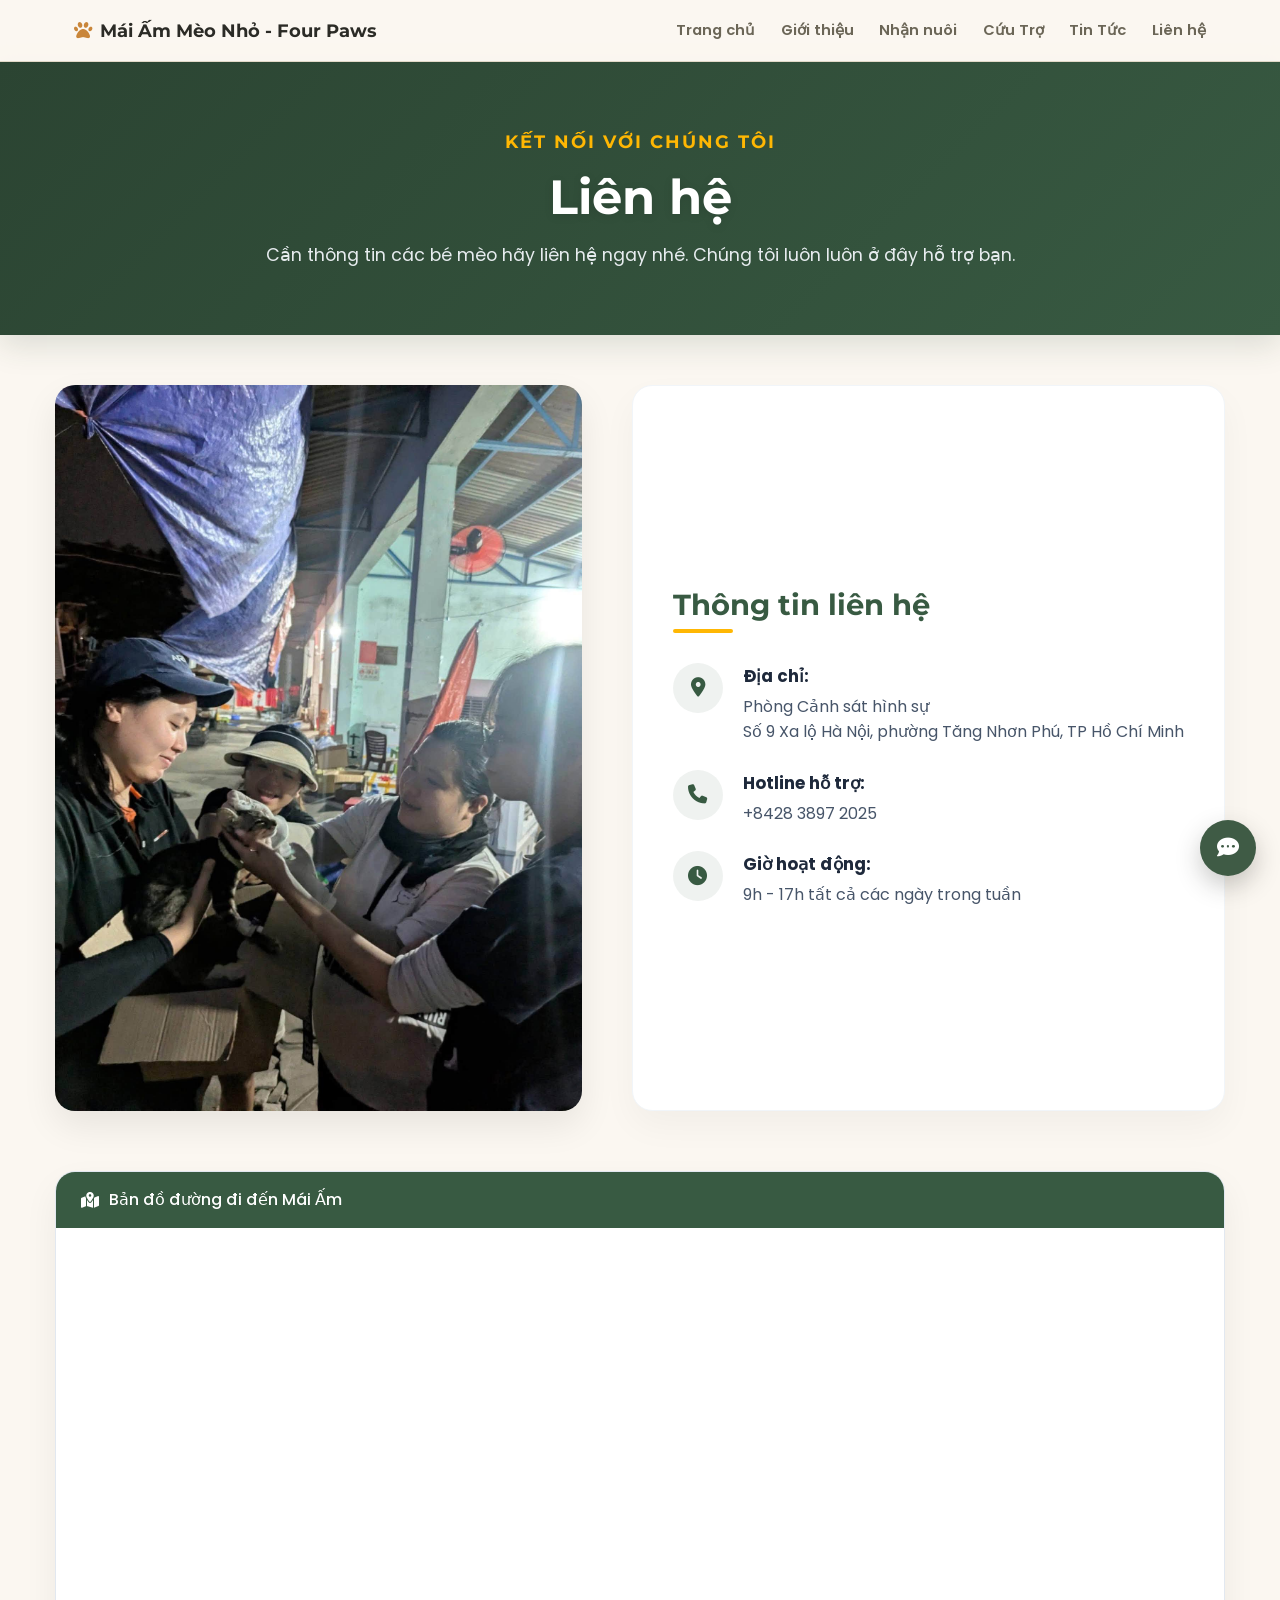
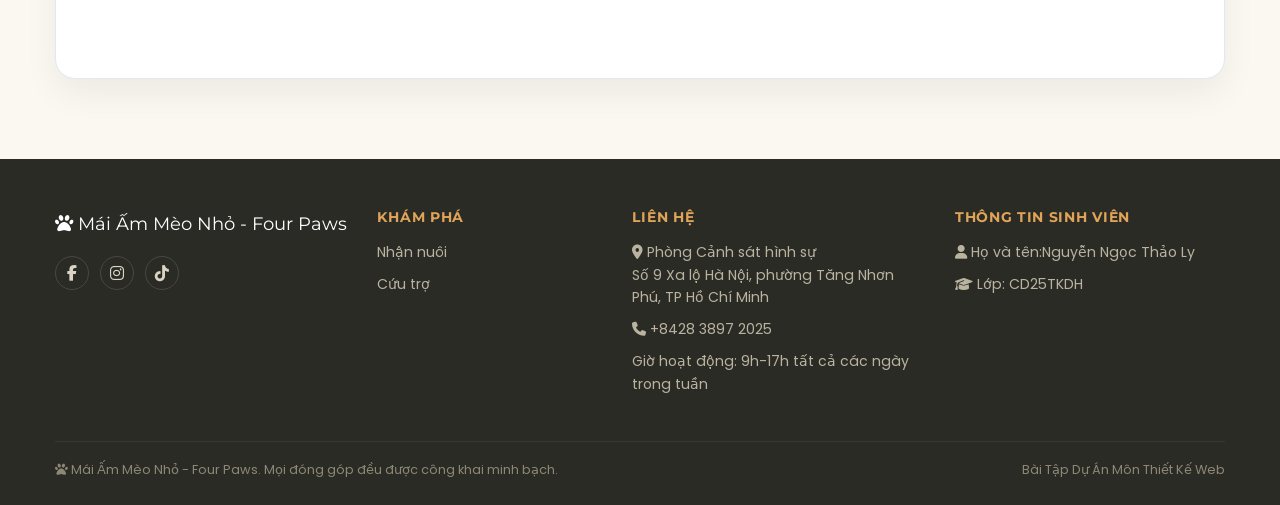
<file: lienhe.html>
<!doctype html>
<html lang="vi">
<head>
<meta charset="utf-8">
<meta name="viewport" content="width=device-width, initial-scale=1.0" />
<title>Liên hệ – FourPaw / Mái Ấm Mèo Nhỏ</title>
<link rel="preconnect" href="https://fonts.googleapis.com" />
<link rel="preconnect" href="https://fonts.gstatic.com" crossorigin />
<link href="https://fonts.googleapis.com/css2?family=Orbitron:wght@400;600;700;900&family=Poppins:wght@300;400;500;600;700&family=Montserrat:wght@400;600;700&display=swap" rel="stylesheet" />
<link href="https://fonts.googleapis.com/css2?family=Exo+2:wght@300;400;600;700;800&display=swap" rel="stylesheet">
<link rel="stylesheet" href="https://cdnjs.cloudflare.com/ajax/libs/font-awesome/6.5.0/css/all.min.css" />
<link rel="stylesheet" href="trangphu/dinhdanglh.css"/>
</head>
<body>
 <header>
	<div class="Gioithieu">
			<a href="#home" class="logo"><i class="fas fa-paw"></i>Mái Ấm Mèo Nhỏ - Four Paws</a>
			<nav class="link">
				<a href="index.html">Trang chủ</a>
				<a href="gioithieu.html">Giới thiệu</a>
				<a href="nhannuoi.html">Nhận nuôi</a>
				<a href="cuutro.html">Cứu Trợ</a>
				<a href="tintuc.html">Tin Tức</a>
				<a href="lienhe.html">Liên hệ</a>
			</nav>
		</div>
</header>
 
<section class="page-hero">
  <div class="container">
    <span class="eyebrow"><strong>Kết nối với chúng tôi</strong></span>
    <h1>Liên hệ</h1>
    <p>Cần thông tin các bé mèo hãy liên hệ ngay nhé. Chúng tôi luôn luôn ở đây hỗ trợ bạn.</p>
  </div>
</section>
 
<!-- PHẦN ẢNH + THÔNG TIN CHI TIẾT -->
<section class="gt-section">
  <div class="container">
    <div class="lienhe-top-grid">
 
      <!-- BÊN TRÁI: ẢNH ĐẠI DIỆN MÁI ẤM -->
      <div class="lienhe-img-wrap">
        <img src="trangphu/737912018_1041841738523709_8634803702393510062_n.jpg" alt="Ảnh liên hệ Mái Ấm Mèo Nhỏ"
          onerror="this.style.display='none';this.nextElementSibling.style.display='flex'"/>
        <div class="lienhe-img-placeholder">
          <i class="fas fa-image"></i>
        </div>
      </div>
 
      <!-- BÊN PHẢI: KHỐI THÔNG TIN LIÊN HỆ ĐƯỢC TÚT LẠI -->
      <div class="lienhe-info-box">
        <h2 class="info-title">Thông tin liên hệ</h2>
        <ul class="info-list">
            <li>
                <div class="icon-wrap"><i class="fas fa-location-dot"></i></div>
                <div class="text-wrap">
                    <strong>Địa chỉ:</strong>
                    <span>Phòng Cảnh sát hình sự<br>Số 9 Xa lộ Hà Nội, phường Tăng Nhơn Phú, TP Hồ Chí Minh</span>
                </div>
            </li>
            <li>
                <div class="icon-wrap"><i class="fas fa-phone"></i></div>
                <div class="text-wrap">
                    <strong>Hotline hỗ trợ:</strong>
                    <span>+8428 3897 2025</span>
                </div>
            </li>
            <li>
                <div class="icon-wrap"><i class="fas fa-clock"></i></div>
                <div class="text-wrap">
                    <strong>Giờ hoạt động:</strong>
                    <span>9h - 17h tất cả các ngày trong tuần</span>
                </div>
            </li>
        </ul>
      </div>
 
    </div>
  </div>
</section>
 
<!-- GOOGLE MAP BẢN ĐỒ CĂN CHỈNH SANG TRỌNG -->
<section class="map-section">
  <div class="container">
    <div class="map-wrap">
      <div class="map-label">
        <i class="fas fa-map-location-dot"></i> Bản đồ đường đi đến Mái Ấm
      </div>
      <iframe
        src="https://www.google.com/maps/embed?pb=!1m18!1m12!1m3!1d3918.4!2d106.7734!3d10.8458!2m3!1f0!2f0!3f0!3m2!1i1024!2i768!4f13.1!3m3!1m2!1s0x317527c0a0a0a0a0%3A0x0!2zU-G7kSA5IFhhIGzhu5kgSMOgIE7hu5lp!5e0!3m2!1svi!2svn!4v1234567890"
        width="100%" height="450"
        style="border:0;"
        allowfullscreen="" loading="lazy"
        referrerpolicy="no-referrer-when-downgrade">
      </iframe>
    </div>
  </div>
</section>
	
	<footer id="contact">
		<div class="container">
			<div class="foot-grid">
				<div>
					<span class="foot-logo"><i class="fas fa-paw"></i> Mái Ấm Mèo Nhỏ - Four Paws</span>
					<div class="foot-social">
						<a href="#"><i class="fab fa-facebook-f"></i></a>
						<a href="#"><i class="fab fa-instagram"></i></a>
						<a href="#"><i class="fab fa-tiktok"></i></a>
					</div>
				</div>
				<div>
					<h4>Khám phá</h4>
					<ul>
						<li><a href="nhannuoi.html">Nhận nuôi</a></li>
						<li><a href="cuutro.html">Cứu trợ</a></li>
					</ul>
				</div>
				<div>
					<h4>Liên hệ</h4>
					<ul>
						<li><i class="fas fa-location-dot"></i> Phòng Cảnh sát hình sự<br>Số 9 Xa lộ Hà Nội, phường Tăng Nhơn Phú, TP Hồ Chí Minh</li>
						<li><i class="fas fa-phone"></i> +8428 3897 2025</li>
						<li>Giờ hoạt động: 9h-17h tất cả các ngày trong tuần</li>
					</ul>
				</div>
				<div>
					<h4>Thông tin sinh viên</h4>
					<ul>
						<li><i class="fas fa-user"></i> Họ và tên:Nguyễn Ngọc Thảo Ly</li>
						<li><i class="fas fa-graduation-cap"></i> Lớp: CD25TKDH</li>
					</ul>
				</div>
			</div>
		<div class="foot-bottom">
				<span><i class="fas fa-paw"></i> Mái Ấm Mèo Nhỏ - Four Paws. Mọi đóng góp đều được công khai minh bạch.</span>
				<span>Bài Tập Dự Án Môn Thiết Kế Web</span>
			</div>
		</div>
	</footer>
	<button class="chat-toggle" aria-label="Mở chat"><i class="fas fa-comment-dots"></i></button>
	<div class="chatbox">
		<div class="chat-head">
			<span class="who"><span class="dot"></span> Yi – Trợ lý Mái Ấm</span>
			<button class="chat-close"><i class="fas fa-times"></i></button>
		</div>
		<div class="chat-body">
			<div class="chat-msg bot">Chào bạn! Mình là Yi. Bạn cần hỗ trợ gì không nè?</div>
		</div>
		<div class="chat-suggest">
			<button>Cách nhận nuôi</button>
			<button>Cách quyên góp</button>
			<button>Liên hệ hotline</button>
		</div>
		<div class="chat-input">
			<input type="text" placeholder="Nhập câu hỏi..." autocomplete="off">
			<button><i class="fas fa-paper-plane"></i></button>
		</div>
	</div>
<script src="trangchu/script/java.js"></script>
	
</body>
</html>
</file>
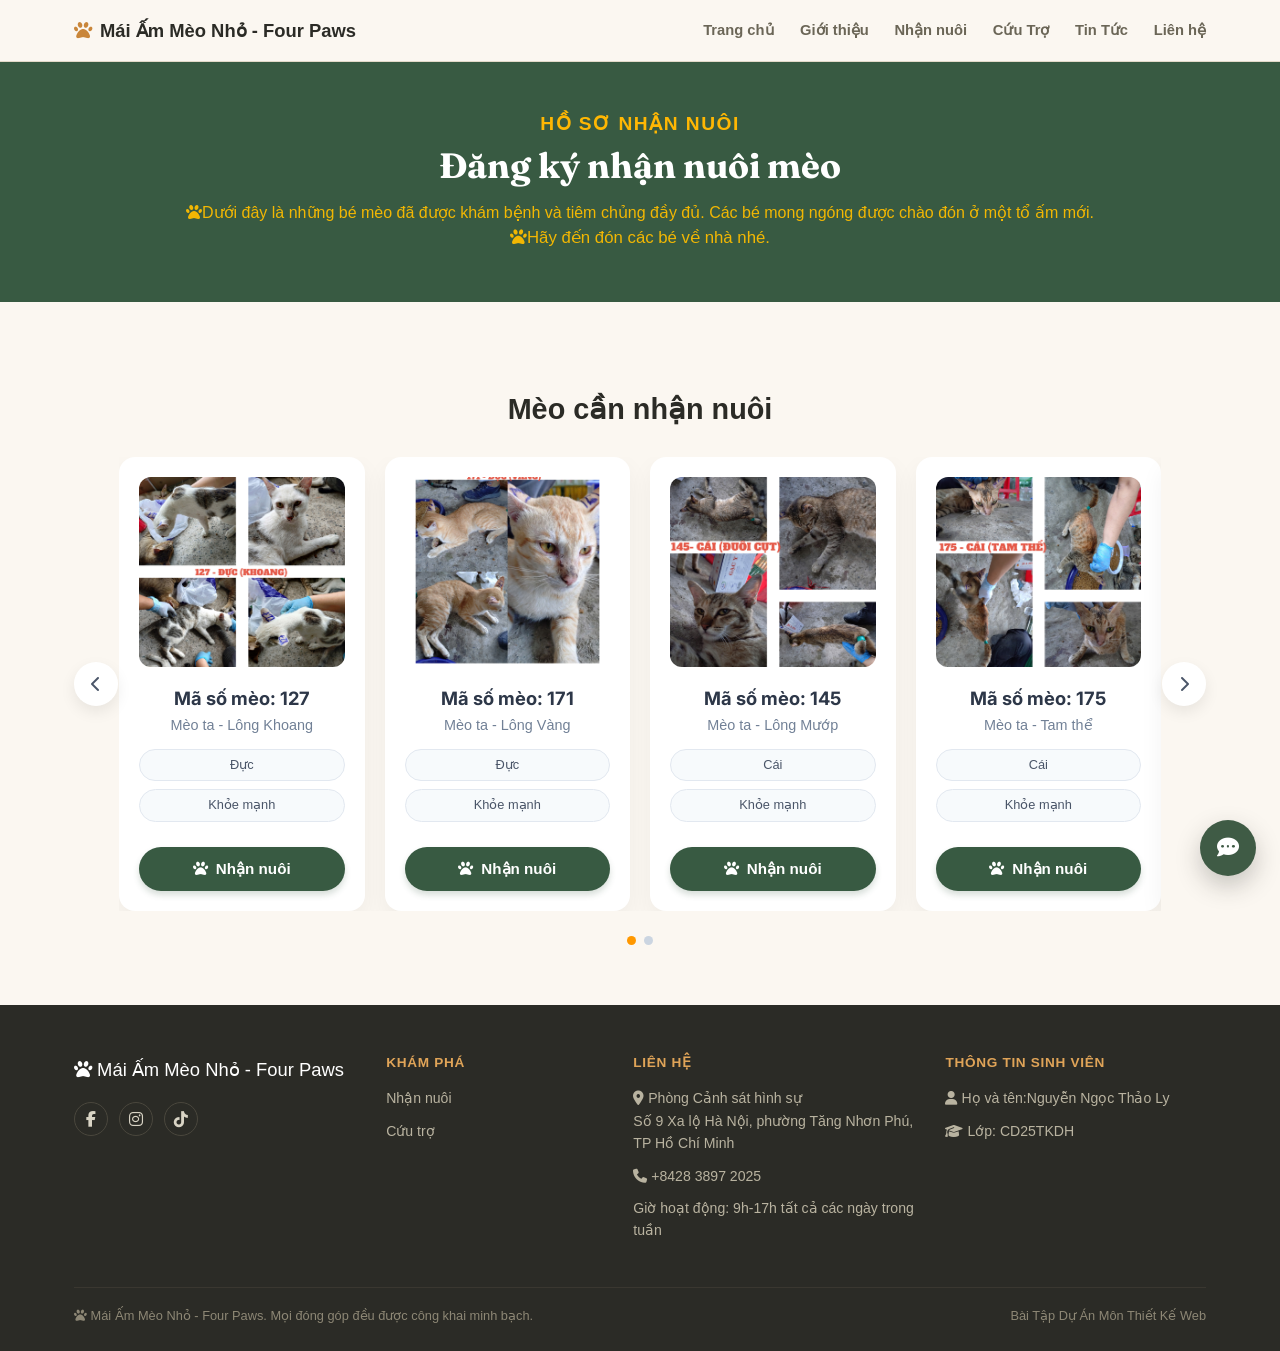
<file: nhannuoi.html>
<!doctype html>
<html>
<head>
<meta charset="utf-8">
<meta name="viewport" content="width=device-width, initial-scale=1.0" />
<title>Mái Ấm 4 Chân – Nhận nuôi &amp; cứu trợ mèo</title>
<link rel="preconnect" href="https://fonts.googleapis.com" />
<link rel="preconnect" href="https://fonts.gstatic.com" crossorigin />
<link href="https://fonts.googleapis.com/css2?family=Fraunces:ital,opsz,wght@0,9..144,400;0,9..144,500;0,9..144,600;0,9..144,700;1,9..144,500&family=Inter:wght@400;500;600;700&family=JetBrains+Mono:wght@400;500;600;700&display=swap" rel="stylesheet">
<link rel="stylesheet" href="https://cdnjs.cloudflare.com/ajax/libs/font-awesome/6.5.0/css/all.min.css" />
<link rel="stylesheet" href="trangchu/script/dinhdang.css">
</head>
	
<body>
	<header>
			<div class="Gioithieu">
			<a href="#home" class="logo"><i class="fas fa-paw"></i>Mái Ấm Mèo Nhỏ - Four Paws</a>
			<nav class="link">
				<a href="index.html">Trang chủ</a>
				<a href="gioithieu.html">Giới thiệu</a>
				<a href="nhannuoi.html">Nhận nuôi</a>
				<a href="cuutro.html">Cứu Trợ</a>
				<a href="tintuc.html">Tin Tức</a>
				<a href="lienhe.html">Liên hệ</a>
			</nav>
		</div>
	</header>
	<section class="page-hero">
		<div class="container">
			<span class="eyebrow"><h1>HỒ SƠ NHẬN NUÔI</h1></span>
			<h2>Đăng ký nhận nuôi mèo</h2>
			<span style="color:#F2B703"><i class="fas fa-paw"></i>Dưới đây là những bé mèo đã được khám bệnh và tiêm chủng đầy đủ. Các bé mong ngóng được chào đón ở một tổ ấm mới.</span>
			<p style="color:#F2B703"><i class="fas fa-paw"></i>Hãy đến đón các bé về nhà nhé.</p>
		</div>
	</section>
	<section id="adopt" style="padding: 60px 0; position: relative;">
		<div class="container">
			<div class="adopt2" style="text-align: center; margin-bottom: 30px;">
				<h2>Mèo cần nhận nuôi</h2>
			</div>
			
			<div class="carousel-wrap">
				<button class="carousel-btn carousel-prev" id="ct-prev">
					<i class="fas fa-chevron-left"></i>
				</button>
				
				<div class="carousel-viewport">
					<div class="carousel-track" id="ct-track">
		 
						<div class="carousel-page">
							<div class="meo-card">
								<img src="trangchu/images/IMG_4108.JPG" alt="Mèo Khoang"/>
								<h3 class="someo">Mã số mèo: 127</h3>
								<p class="nhanbiet">Mèo ta - Lông Khoang</p>
								<div class="tags">
									<span class="tag">Đực</span>
									<span class="tag">Khỏe mạnh</span>
								</div>
								<a href="form.html" class="btn btn-primary" style="width:100%; justify-content:center; margin-top:10px;">
									<i class="fas fa-paw"></i> Nhận nuôi
								</a>
							</div>

							<div class="meo-card">
								<img src="trangchu/images/IMG_4326.JPG" alt="Mèo Vàng"/>
								<h3 class="someo">Mã số mèo: 171</h3>
								<p class="nhanbiet">Mèo ta - Lông Vàng</p>
								<div class="tags">
									<span class="tag">Đực</span>
									<span class="tag">Khỏe mạnh</span>
								</div>
								<a href="form.html" class="btn btn-primary" style="width:100%; justify-content:center; margin-top:10px;">
									<i class="fas fa-paw"></i> Nhận nuôi
								</a>
							</div>

							<div class="meo-card">
								<img src="trangchu/images/IMG_4195.JPG" alt="Mèo Mướp"/>
								<h3 class="someo">Mã số mèo: 145</h3>
								<p class="nhanbiet">Mèo ta - Lông Mướp</p>
								<div class="tags">
									<span class="tag">Cái</span>
									<span class="tag">Khỏe mạnh</span>
								</div>
								<a href="form.html" class="btn btn-primary" style="width:100%; justify-content:center; margin-top:10px;">
									<i class="fas fa-paw"></i> Nhận nuôi
								</a>
							</div>

							<div class="meo-card">
								<img src="trangchu/images/IMG_4351.JPG" alt="Mèo tam thể"/>
								<h3 class="someo">Mã số mèo: 175</h3>
								<p class="nhanbiet">Mèo ta - Tam thể</p>
								<div class="tags">
									<span class="tag">Cái</span>
									<span class="tag">Khỏe mạnh</span>
								</div>
								<a href="form.html" class="btn btn-primary" style="width:100%; justify-content:center; margin-top:10px;">
									<i class="fas fa-paw"></i> Nhận nuôi
								</a>
							</div>
						</div>
		 
						<div class="carousel-page">
							<div class="meo-card">
								<img src="trangchu/images/IMG_4108.JPG" alt="Mèo Khoang"/>
								<h3 class="someo">Mã số mèo: 201</h3>
								<p class="nhanbiet">Mèo ta - Lông Khoang</p>
								<div class="tags"><span class="tag">Đực</span><span class="tag">Khỏe mạnh</span></div>
								<a href="form.html" class="btn btn-primary" style="width:100%; justify-content:center; margin-top:10px;"><i class="fas fa-paw"></i> Nhận nuôi</a>
							</div>
							<div class="meo-card">
								<img src="trangchu/images/IMG_4326.JPG" alt="Mèo Vàng"/>
								<h3 class="someo">Mã số mèo: 202</h3>
								<p class="nhanbiet">Mèo ta - Lông Vàng</p>
								<div class="tags"><span class="tag">Cái</span><span class="tag">Khỏe mạnh</span></div>
								<a href="form.html" class="btn btn-primary" style="width:100%; justify-content:center; margin-top:10px;"><i class="fas fa-paw"></i> Nhận nuôi</a>
							</div>
							<div class="meo-card">
								<img src="trangchu/images/IMG_4195.JPG" alt="Mèo Mướp"/>
								<h3 class="someo">Mã số mèo: 203</h3>
								<p class="nhanbiet">Mèo ta - Lông Mướp</p>
								<div class="tags"><span class="tag">Đực</span><span class="tag">Khỏe mạnh</span></div>
								<a href="form.html" class="btn btn-primary" style="width:100%; justify-content:center; margin-top:10px;"><i class="fas fa-paw"></i> Nhận nuôi</a>
							</div>
							<div class="meo-card">
								<img src="trangchu/images/IMG_4351.JPG" alt="Mèo tam thể"/>
								<h3 class="someo">Mã số mèo: 204</h3>
								<p class="nhanbiet">Mèo ta - Tam thể</p>
								<div class="tags"><span class="tag">Cái</span><span class="tag">Khỏe mạnh</span></div>
								<a href="form.html" class="btn btn-primary" style="width:100%; justify-content:center; margin-top:10px;"><i class="fas fa-paw"></i> Nhận nuôi</a>
							</div>
						</div>
		 
					</div>
				</div>
				
				<button class="carousel-btn carousel-next" id="ct-next">
					<i class="fas fa-chevron-right"></i>
				</button>
			</div>
			
			<div class="carousel-dots" id="ct-dots">
				<span class="dot active"></span>
				<span class="dot"></span>
			</div>
		</div>
	</section>
	<footer id="contact">
		<div class="container">
			<div class="foot-grid">
				<div>
					<span class="foot-logo"><i class="fas fa-paw"></i> Mái Ấm Mèo Nhỏ - Four Paws</span>
					<div class="foot-social">
						<a href="#"><i class="fab fa-facebook-f"></i></a>
						<a href="#"><i class="fab fa-instagram"></i></a>
						<a href="#"><i class="fab fa-tiktok"></i></a>
					</div>
				</div>
				<div>
					<h4>Khám phá</h4>
					<ul>
						<li><a href="nhannuoi.html">Nhận nuôi</a></li>
						<li><a href="cuutro.html">Cứu trợ</a></li>
					</ul>
				</div>
				<div>
					<h4>Liên hệ</h4>
					<ul>
						<li><i class="fas fa-location-dot"></i> Phòng Cảnh sát hình sự<br>Số 9 Xa lộ Hà Nội, phường Tăng Nhơn Phú, TP Hồ Chí Minh</li>
						<li><i class="fas fa-phone"></i> +8428 3897 2025</li>
						<li>Giờ hoạt động: 9h-17h tất cả các ngày trong tuần</li>
					</ul>
				</div>
				<div>
					<h4>Thông tin sinh viên</h4>
					<ul>
						<li><i class="fas fa-user"></i> Họ và tên:Nguyễn Ngọc Thảo Ly</li>
						<li><i class="fas fa-graduation-cap"></i> Lớp: CD25TKDH</li>
					</ul>
				</div>
			</div>
			<div class="foot-bottom">
				<span><i class="fas fa-paw"></i> Mái Ấm Mèo Nhỏ - Four Paws. Mọi đóng góp đều được công khai minh bạch.</span>
				<span>Bài Tập Dự Án Môn Thiết Kế Web</span>
			</div>
		</div>
	</footer>
	<button class="chat-toggle" aria-label="Mở chat"><i class="fas fa-comment-dots"></i></button>
	<div class="chatbox">
		<div class="chat-head">
			<span class="who"><span class="dot"></span> Yi – Trợ lý Mái Ấm</span>
			<button class="chat-close"><i class="fas fa-times"></i></button>
		</div>
		<div class="chat-body">
			<div class="chat-msg bot">Chào bạn! Mình là Yi. Bạn cần hỗ trợ gì không nè?</div>
		</div>
		<div class="chat-suggest">
			<button>Cách nhận nuôi</button>
			<button>Cách quyên góp</button>
			<button>Liên hệ hotline</button>
		</div>
		<div class="chat-input">
			<input type="text" placeholder="Nhập câu hỏi..." autocomplete="off">
			<button><i class="fas fa-paper-plane"></i></button>
		</div>
	</div>
	
<script src="trangchu/script/java.js"></script>
</body>
</html>
</file>
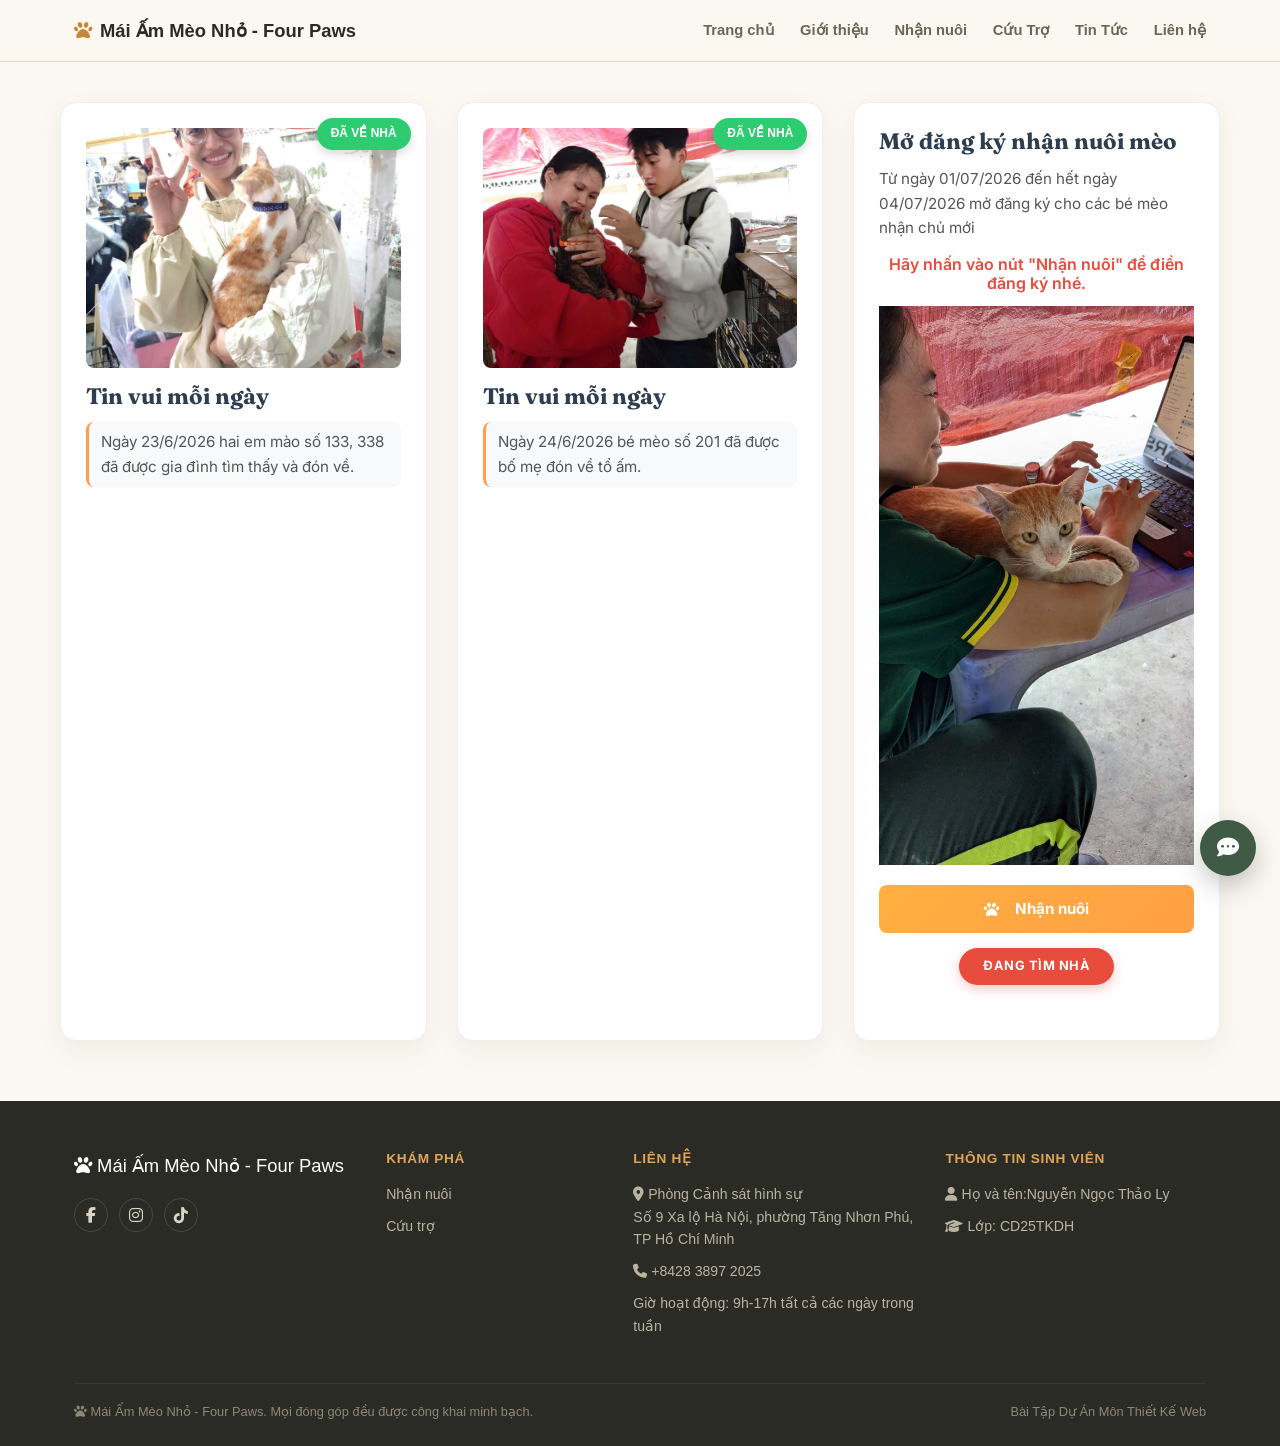
<file: tintuc.html>
<!doctype html>
<html>
<head>
<meta charset="utf-8">
<meta name="viewport" content="width=device-width, initial-scale=1.0" />
<title>Mái Ấm 4 Chân – Nhận nuôi &amp; cứu trợ mèo</title>
<link rel="preconnect" href="https://fonts.googleapis.com" />
<link rel="preconnect" href="https://fonts.gstatic.com" crossorigin />
<link href="https://fonts.googleapis.com/css2?family=Fraunces:ital,opsz,wght@0,9..144,400;0,9..144,500;0,9..144,600;0,9..144,700;1,9..144,500&family=Inter:wght@400;500;600;700&family=JetBrains+Mono:wght@400;500;600;700&display=swap" rel="stylesheet">
<link rel="stylesheet" href="https://cdnjs.cloudflare.com/ajax/libs/font-awesome/6.5.0/css/all.min.css" />
<link rel="stylesheet" href="trangchu/script/dinhdang.css">
</head>

<body>

<header>
    <div class="Gioithieu">
        <a href="#home" class="logo"><i class="fas fa-paw"></i>Mái Ấm Mèo Nhỏ - Four Paws</a>
        <nav class="link">
            <a href="index.html">Trang chủ</a>
            <a href="gioithieu.html">Giới thiệu</a>
            <a href="nhannuoi.html">Nhận nuôi</a>
            <a href="cuutro.html">Cứu Trợ</a>
            <a href="tintuc.html">Tin Tức</a>
            <a href="lienhe.html">Liên hệ</a>
        </nav>
    </div>
</header>
<main class="news-container">
    <div class="card adopted">
        <div class="badge adopted-badge">Đã về nhà</div>
        <div class="card-content">
            <div class="Tinvui"><img src="trangchu/images/729964756_1027757509743033_5876064830143873739_n.jpg" alt="133,338"/></div>
            <h3>Tin vui mỗi ngày</h3>
            <p class="meta">Ngày 23/6/2026 hai em mào số 133, 338 đã được gia đình tìm thấy và đón về.</p>
        </div>
    </div>

    <div class="card adopted">
        <div class="badge adopted-badge">Đã về nhà</div>
        <div class="card-content">
            <div class="Tinvui"><img src="trangchu/images/730382062_1332282361702184_6565571231490432434_n.jpg" alt="201"></div>
            <h3>Tin vui mỗi ngày</h3>
            <p class="meta">Ngày 24/6/2026 bé mèo số 201 đã được bố mẹ đón về tổ ấm.</p>
        </div>
    </div>

    <div class="card waiting">
    <div class="card-content">
        <h3>Mở đăng ký nhận nuôi mèo</h3>
        <p>Từ ngày 01/07/2026 đến hết ngày 04/07/2026 mở đăng ký cho các bé mèo nhận chủ mới</p>
        
        <div class="anhmeo">
            <h3>Hãy nhấn vào nút "Nhận nuôi" để điền đăng ký nhé.</h3>
            <img src="trangchu/images/732152287_1698881544684517_4005494367273520804_n.jpg" alt="meonhannuoi"/>
			<a href="form.html" class="btn btn-primary" style="width:100%; justify-content:center; margin-top:20px;">
                <i class="fas fa-paw"></i> Nhận nuôi
            </a>                
        </div>
    </div>
</div>
</main>
		<footer id="contact">
		<div class="container">
			<div class="foot-grid">
				<div>
					<span class="foot-logo"><i class="fas fa-paw"></i> Mái Ấm Mèo Nhỏ - Four Paws</span>
					<div class="foot-social">
						<a href="#"><i class="fab fa-facebook-f"></i></a>
						<a href="#"><i class="fab fa-instagram"></i></a>
						<a href="#"><i class="fab fa-tiktok"></i></a>
					</div>
				</div>
				<div>
					<h4>Khám phá</h4>
					<ul>
						<li><a href="nhannuoi.html">Nhận nuôi</a></li>
						<li><a href="cuutro.html">Cứu trợ</a></li>
					</ul>
				</div>
				<div>
					<h4>Liên hệ</h4>
					<ul>
						<li><i class="fas fa-location-dot"></i> Phòng Cảnh sát hình sự<br>Số 9 Xa lộ Hà Nội, phường Tăng Nhơn Phú, TP Hồ Chí Minh</li>
						<li><i class="fas fa-phone"></i> +8428 3897 2025</li>
						<li>Giờ hoạt động: 9h-17h tất cả các ngày trong tuần</li>
					</ul>
				</div>
				<div>
					<h4>Thông tin sinh viên</h4>
					<ul>
						<li><i class="fas fa-user"></i> Họ và tên:Nguyễn Ngọc Thảo Ly</li>
						<li><i class="fas fa-graduation-cap"></i> Lớp: CD25TKDH</li>
					</ul>
				</div>
			</div>
		<div class="foot-bottom">
				<span><i class="fas fa-paw"></i> Mái Ấm Mèo Nhỏ - Four Paws. Mọi đóng góp đều được công khai minh bạch.</span>
				<span>Bài Tập Dự Án Môn Thiết Kế Web</span>
			</div>
		</div>
	</footer>
	<button class="chat-toggle" aria-label="Mở chat"><i class="fas fa-comment-dots"></i></button>
	<div class="chatbox">
		<div class="chat-head">
			<span class="who"><span class="dot"></span> Yi – Trợ lý Mái Ấm</span>
			<button class="chat-close"><i class="fas fa-times"></i></button>
		</div>
		<div class="chat-body">
			<div class="chat-msg bot">Chào bạn! Mình là Yi. Bạn cần hỗ trợ gì không nè?</div>
		</div>
		<div class="chat-suggest">
			<button>Cách nhận nuôi</button>
			<button>Cách quyên góp</button>
			<button>Liên hệ hotline</button>
		</div>
		<div class="chat-input">
			<input type="text" placeholder="Nhập câu hỏi..." autocomplete="off">
			<button><i class="fas fa-paper-plane"></i></button>
		</div>
	</div>
	<script src="trangchu/script/java.js"></script>
	
</body>
</html>
</file>
<file: trangchu/script/dinhdang.css>
@charset "utf-8";
:root{
  --paper:#FBF7F1;
  --card:#FFFDF8;
  --ink:#2B2B26;
  --ink-soft:#6b6657;
  --line:#E2D9C8;
  --moss:#3F5B45;
  --moss-dark:#2E4434;
  --amber:#E0A458;
  --amber-deep:#C9863A;
  --stamp:#B23A2E;
  --radius:6px;
}

*{margin:0;padding:0;box-sizing:border-box;}
html{scroll-behavior:smooth;}
body{
  background:var(--paper);
  color:var(--ink);
  font-family:'Poppins',sans-serif;
  line-height:1.6;
  overflow-x:hidden;
}
img{display:block;max-width:100%;}
a{color:inherit;text-decoration:none;}
h1,h2,h3,h4{font-family:'Montserrat',sans-serif;font-weight:700;line-height:1.2;color:var(--ink);}
.container{max-width:1180px;margin:0 auto;padding:0 24px;}

.page-hero {
    background-color: #385a42 !important; /* Màu xanh lá đậm của bạn */
    padding: 50px 20px !important;
    text-align: center !important;
    margin-bottom: 30px !important;
}


.page-hero .eyebrow,
.page-hero .eyebrow h1,
.page-hero .eyebrow h1 strong {
    color: #ffb703 !important; /* Màu vàng nổi bật */
    font-size: 1.2rem !important;
    text-transform: uppercase !important;
    letter-spacing: 1.5px !important;
    display: block !important;
    margin-bottom: 10px !important;
}
/* Định dạng tiêu đề chính trong khung */
.page-hero h2 {
    color: #ffffff;            /* Chữ trắng cho tiêu đề chính để dễ đọc */
    font-size: 2.2rem;
    font-weight: 700;
    margin-bottom: 12px;
    font-family: 'Fraunces', serif;
}

/* Định dạng đoạn văn mô tả ngắn */
.page-hero p {
    color: #e2e8f0;            /* Màu trắng xám nhẹ để dịu mắt hơn */
    font-size: 1.05rem;
    max-width: 700px;
    margin: 0 auto;            /* Căn đoạn văn ra giữa khung */
    line-height: 1.6;
}

.phongsu{
    display: flex;
    justify-content: center;
    margin: 40px 0;
}

.phongsu iframe{
    width: 80%;
    max-width: 900px;
    height: 500px;
}
/*button*/
.btn{
  display:inline-flex;align-items:center;gap:.5rem;
  font-family:'Poppins',sans-serif;font-weight:600;font-size:.95rem;
  padding:.8rem 1.4rem;border-radius:99px;border:1.5px solid transparent;
  cursor:pointer;transition:transform .15s ease, box-shadow .15s ease;
}
.btn:hover{transform:translateY(-2px);}
.btn-primary{background:var(--moss);color:#fff;}
.btn-primary:hover{box-shadow:0 8px 20px rgba(63,91,69,.35);}
.btn-amber{background:var(--amber);color:var(--ink);}
.btn-amber:hover{box-shadow:0 8px 20px rgba(224,164,88,.45);}
.btn-outline{border-color:var(--ink);color:var(--ink);background:transparent;}
.btn-outline:hover{background:var(--ink);color:var(--paper);}

header{
  position:sticky;top:0;z-index:50;
  background:rgba(251,247,241,.94);
  backdrop-filter:blur(8px);
  border-bottom:1px solid var(--line);
}
.Gioithieu{
  max-width:1180px;margin:0 auto;padding:16px 24px;
  display:flex;align-items:center;justify-content:space-between;
  flex-wrap:wrap;gap:10px;
}
.logo{
  display:flex;align-items:center;gap:.5rem;
  font-family:'Montserrat',sans-serif;font-weight:700;font-size:1.15rem;
}
.logo i{color:var(--amber-deep);}
nav.link{display:flex;gap:1.6rem;flex-wrap:wrap;}
nav.link a{font-size:.92rem;font-weight:600;color:var(--ink-soft);}
nav.link a:hover{color:var(--moss);}

.logo i{color:var(--amber-deep);}
nav.link{display:flex;gap:1.6rem;flex-wrap:wrap;}
nav.link a{font-size:.92rem;font-weight:600;color:var(--ink-soft);}
nav.link a:hover{color:var(--moss);}


.nhannuoi1{padding:60px 0 70px;}
.nhannuoi2{max-width:1180px;margin:0 auto;padding:0 24px;}
.tieude{
  display:inline-block;
  font-family:'Poppins',sans-serif;font-weight:600;font-size:.85rem;
  color:var(--moss);text-transform:uppercase;letter-spacing:.06em;
  margin-bottom:.8rem;
}
.nhannuoi2 h1{font-size:2.2rem;margin-bottom:1rem;}
.nhannuoi2 h1 em{font-style:italic;color:var(--moss);}
.tieude2{color:var(--ink-soft);max-width:680px;margin-bottom:2rem;}
.ngoinha{display:flex;gap:2rem;flex-wrap:wrap;}
.ngoinha div{font-family:'Montserrat',sans-serif;}
.ngoinha strong{display:block;font-size:1.6rem;color:var(--moss-dark);}
.ngoinha span{font-size:.82rem;color:var(--ink-soft);}
#adopt{padding:70px 0;}
.adopt1{max-width:1180px;margin:0 auto;padding:0 24px;}
.adopt2{margin-bottom:32px;}
.adopt2 h2{font-size:1.8rem;}


.filter-container {
    text-align: center;
    margin: 40px 0 20px 0;
    padding: 0 15px;
}

.filter-container .btn {
    padding: 12px 26px;
    margin: 8px 6px;
    border: 2px solid #ff9f43;
    background-color: white;
    color: #ff9f43;
    border-radius: 30px; 
    cursor: pointer;
    font-weight: 600;
    font-family: 'Inter', sans-serif;
    font-size: 0.95rem;
    transition: all 0.3s cubic-bezier(0.25, 0.8, 0.25, 1);
    box-shadow: 0 2px 5px rgba(0,0,0,0.05);
}

.filter-container .btn:hover, 
.filter-container .btn.active {
    background-color: #ff9f43;
    color: white !important;
    box-shadow: 0 5px 15px rgba(255, 159, 67, 0.4);
    transform: translateY(-2px); 
}

.news-container {
    display: grid;
    grid-template-columns: repeat(auto-fit, minmax(320px, 1fr));
    gap: 30px;
    max-width: 1200px;
    margin: 40px auto 60px auto;
    padding: 0 20px;
}


.card {
    background: #ffffff;
    border-radius: 16px;
    overflow: hidden;
    box-shadow: 0 10px 30px rgba(0, 0, 0, 0.05);
    position: relative;
    transition: transform 0.3s ease, box-shadow 0.3s ease;
    border: 1px solid #f0f0f0;
    display: flex;
    flex-direction: column;
}

.card:hover {
    transform: translateY(-8px);
    box-shadow: 0 15px 35px rgba(0, 0, 0, 0.12);
}


.card-content {
    padding: 25px;
    display: flex;
    flex-direction: column;
    flex-grow: 1;
}

.card-content h3 {
    font-family: 'Fraunces', serif;
    font-size: 1.4rem;
    color: #2c3e50;
    margin-bottom: 12px;
    font-weight: 700;
}

.card-content p {
    font-family: 'Inter', sans-serif;
    font-size: 0.95rem;
    color: #555;
    line-height: 1.6;
    margin-bottom: 15px;
}

.meta {
    font-size: 0.88rem;
    color: #7f8c8d;
    background-color: #f8f9fa;
    padding: 8px 12px;
    border-radius: 8px;
    border-left: 3px solid #ff9f43;
}


.Tinvui, .anhmeo {
    width: 100%;
    height: 240px;
    overflow: hidden;
    border-radius: 8px;
    margin-bottom: 15px;
}

.Tinvui img, .anhmeo img {
    width: 100%;
    height: 100%;
    object-fit: cover;
    transition: transform 0.5s ease;
}

.card:hover .Tinvui img, 
.card:hover .anhmeo img {
    transform: scale(1.05);
}


.card.adopted .badge {
    position: absolute;
    top: 15px;
    right: 15px;
    padding: 6px 14px;
    border-radius: 20px;
    font-size: 0.75rem;
    font-weight: 700;
    color: white;
    text-transform: uppercase;
    background-color: #2ecc71;
    z-index: 5;
    box-shadow: 0 4px 10px rgba(0,0,0,0.15);
}

.card.waiting .anhmeo {
    height: auto; 
    display: flex;
    flex-direction: column;
    align-items: center;
}

.card.waiting .anhmeo h3 {
    font-size: 1rem;
    font-family: 'Inter', sans-serif;
    color: #e74c3c;
    font-weight: 600;
    text-align: center;
}


.card.waiting .anhmeo img::after {
    content: ""; 
}

.card.waiting .anhmeo::after {
    content: "ĐANG TÌM NHÀ";
    display: inline-block;
    background-color: #e74c3c;
    color: white;
    padding: 8px 24px;
    border-radius: 25px;
    font-size: 0.8rem;
    font-weight: 700;
    font-family: 'Inter', sans-serif;
    margin: 15px 0;
    letter-spacing: 0.5px;
    box-shadow: 0 4px 12px rgba(231, 76, 60, 0.3);
}


.anhmeo .btn-primary {
    display: flex !important;
    align-items: center;
    justify-content: center;
    background: linear-gradient(135deg, #ffaf40, #ff9f43);
    color: white !important;
    text-decoration: none;
    padding: 12px;
    border-radius: 8px;
    font-weight: bold;
    font-family: 'Inter', sans-serif;
    border: none;
    transition: all 0.3s ease;
}

.anhmeo .btn-primary:hover {
    background: linear-gradient(135deg, #ff9f43, #f53b57);
    transform: translateY(-2px);
    box-shadow: 0 5px 15px rgba(255, 159, 67, 0.4);
}

.anhmeo .btn-primary i {
    margin-right: 8px;
}



.meo-list{
  display:grid;
  grid-template-columns:repeat(4,1fr);
  gap:20px;
}
.meo-card{
  background:var(--card);
  border:1.5px dashed var(--line);
  border-radius:var(--radius);
  padding:16px;
  text-align:center;
}
.meo-card img{
  width:100%;
  height:175px;
  object-fit:cover;
  border-radius:4px;
  margin-bottom:10px;
}
.someo{
  font-size:.95rem;
  color:var(--moss);
  margin-bottom:4px;
}
.nhanbiet{
  font-size:.85rem;
  color:var(--ink-soft);
  margin-bottom:8px;
}
.tags{
  display:flex;
  flex-direction:column;
  gap:5px;
  margin-bottom:12px;
}
.tag{
  font-size:.75rem;
  padding:4px 10px;
  border:1px solid var(--moss);
  color:var(--moss);
  border-radius:99px;
  text-align:center;
}
 
#trogiup{padding:70px 0;background:var(--card);border-top:1px solid var(--line);border-bottom:1px solid var(--line);}
.meobenh1{max-width:1180px;margin:0 auto 32px;padding:0 24px;}
.meobenh1 h2{font-size:1.8rem;margin-bottom:.6rem;}
.meobenh1 p{color:var(--ink-soft);max-width:620px;}

.benh-list{
  max-width:1180px;margin:0 auto;padding:0 24px;
  display:grid;
  grid-template-columns:repeat(4,1fr);
  gap:20px;
}
.benh-card{
  background:var(--paper);
  border:1px solid var(--line);
  border-radius:var(--radius);
  padding:16px;
  text-align:center;
}
.benh-card img{
  width:100%;
  height:175px;
  object-fit:cover;
  border-radius:4px;
  margin-bottom:10px;
}
.benh2{
  font-size:.95rem;
  color:var(--stamp);
  margin-bottom:4px;
}
.benh3{
  font-size:.85rem;
  color:var(--ink-soft);
  margin-bottom:12px;
}
.thongtin{padding:60px 0;}
.thongtin1{max-width:1180px;margin:0 auto;padding:0 24px;text-align:center;}
.camon{font-size:1.5rem;margin-bottom:1.6rem;}
.thongtin1 > div{display:inline-block;margin:0 20px 10px;font-family:'Montserrat',sans-serif;}
.thongtin1 strong{display:block;font-size:1.6rem;color:var(--moss-dark);}
.thongtin1 span{font-size:.82rem;color:var(--ink-soft);
}
.popup-overlay{
  position:fixed;inset:0;background:rgba(43,43,38,.55);
  display:none;align-items:center;justify-content:center;z-index:100;padding:20px;
}
.popup-overlay.open{display:flex;}
.popup-box{
  background:var(--card);border-radius:var(--radius);max-width:420px;width:100%;
  padding:32px;position:relative;max-height:90vh;overflow-y:auto;
}
.popup-close{
  position:absolute;top:16px;right:16px;background:none;border:none;
  font-size:1.1rem;color:var(--ink-soft);cursor:pointer;
}
.popup-close:hover{color:var(--ink);}
.popup-icon{
  width:48px;height:48px;border-radius:50%;background:var(--amber);color:#fff;
  display:flex;align-items:center;justify-content:center;font-size:1.3rem;margin-bottom:1rem;
}
.popup-box h3{font-size:1.25rem;margin-bottom:.4rem;}
.popup-sub{color:var(--ink-soft);font-size:.88rem;margin-bottom:1.4rem;}
.donate-info{border:1.5px dashed var(--line);border-radius:var(--radius);padding:18px;margin-bottom:18px;}
.donate-row{display:flex;align-items:center;justify-content:space-between;gap:10px;padding:8px 0;border-bottom:1px solid var(--line);}
.donate-row:last-child{border-bottom:none;}
.donate-label{font-size:.7rem;text-transform:uppercase;letter-spacing:.04em;color:var(--ink-soft);flex-shrink:0;}
.donate-value{font-weight:600;font-size:.88rem;text-align:right;flex:1;}
.copy-btn{background:none;border:none;color:var(--moss);cursor:pointer;font-size:.85rem;flex-shrink:0;}
.copy-btn:hover{color:var(--moss-dark);}
.donate-qr{text-align:center;}
.donate-qr img{width:160px;height:160px;margin:0 auto 8px;border:1px solid var(--line);border-radius:6px;}
.donate-qr p{font-size:.78rem;color:var(--ink-soft);
}

footer{background:var(--ink);color:#D9D4C5;padding:50px 0 24px;}
.foot-grid{display:grid;grid-template-columns:1.3fr 1fr 1.3fr 1.2fr;gap:30px;margin-bottom:36px;}
.foot-grid h4{font-size:.85rem;letter-spacing:.05em;text-transform:uppercase;color:var(--amber);margin-bottom:1rem;}
.foot-grid ul{list-style:none;}
.foot-grid li{margin-bottom:.6rem;font-size:.88rem;color:#B9B3A0;}
.foot-logo{font-family:'Montserrat',sans-serif;font-size:1.15rem;color:#fff;margin-bottom:.8rem;display:block;}
.foot-social{display:flex;gap:.7rem;margin-top:1.1rem;}
.foot-social a{width:34px;height:34px;border:1px solid #4a473d;border-radius:50%;display:flex;align-items:center;justify-content:center;}

.foot-bottom{
  border-top:1px solid #3a3730;padding-top:18px;font-size:.8rem;color:#8d8775;
  display:flex;justify-content:space-between;flex-wrap:wrap;gap:8px;
}
/*Chatbox*/
.chat-toggle{
  position:fixed;bottom:24px;right:24px;width:56px;height:56px;border-radius:50%;
  background:var(--moss);color:#fff;border:none;font-size:1.35rem;cursor:pointer;
  box-shadow:0 10px 25px rgba(43,43,38,.25);z-index:80;
  display:flex;align-items:center;justify-content:center;
}
.chat-toggle:hover{background:var(--moss-dark);}
.chatbox{
  position:fixed;bottom:92px;right:24px;width:320px;max-height:450px;
  background:var(--card);border:1.5px solid var(--line);border-radius:var(--radius);
  box-shadow:0 20px 45px rgba(43,43,38,.22);display:none;flex-direction:column;
  overflow:hidden;z-index:80;
}
.chatbox.open{display:flex;}
.chat-head{
  background:var(--moss);color:#fff;padding:14px 18px;
  display:flex;align-items:center;justify-content:space-between;
}
.chat-head .who{display:flex;align-items:center;gap:.6rem;font-weight:600;font-size:.92rem;}
.chat-head .dot{width:8px;height:8px;border-radius:50%;background:var(--amber);}
.chat-head button{background:none;border:none;color:#fff;font-size:1rem;cursor:pointer;}
.chat-body{
  flex:1;padding:14px;overflow-y:auto;
  display:flex;flex-direction:column;gap:10px;background:var(--paper);
}
.chat-msg{max-width:80%;padding:.6rem .9rem;border-radius:12px;font-size:.86rem;line-height:1.45;}
.chat-msg.bot{background:var(--card);border:1px solid var(--line);align-self:flex-start;}
.chat-msg.user{background:var(--moss);color:#fff;align-self:flex-end;}
.chat-suggest{display:flex;gap:6px;flex-wrap:wrap;padding:10px 14px;}
.chat-suggest button{
  font-size:.72rem;border:1px solid var(--moss);color:var(--moss);
  background:transparent;border-radius:99px;padding:.3rem .7rem;cursor:pointer;
}
.chat-suggest button:hover{background:var(--moss);color:#fff;}
.chat-input{display:flex;border-top:1px solid var(--line);}
.chat-input input{
  flex:1;border:none;padding:.8rem 1rem;
  font-family:'Poppins',sans-serif;font-size:.88rem;background:var(--card);
}
.chat-input input:focus{outline:none;}
.chat-input button{
  border:none;background:var(--amber);color:var(--ink);
  padding:0 1.1rem;cursor:pointer;font-size:.95rem;
}

.carousel-wrap {
    position: relative;
    width: 100%;
    padding: 0 45px; 
    box-sizing: border-box;
    display: flex;
    align-items: center;
}

.carousel-viewport {
    overflow: hidden;
    width: 100%;
}

.carousel-track {
    display: flex;
    transition: transform 0.5s ease-in-out;
    width: 100%;
}

.carousel-page {
    display: flex;
    flex-shrink: 0;
    width: 100%;
    gap: 20px;
    justify-content: space-between;
}

/* ÉP ĐỀU KÍCH THƯỚC CARD CON */
.carousel-page .benh-card {
    background: #fff;
    border: 1px solid #e2e8f0;
    border-radius: 12px;
    padding: 16px;
    box-sizing: border-box;
    width: calc(25% - 15px); /* Chia chuẩn hàng 4 cột */
    display: flex;
    flex-direction: column;
    justify-content: space-between;
}

/* CỐ ĐỊNH HAI MŨI TÊN ĐỒNG ĐỀU */
.carousel-btn {
    position: absolute;
    top: 50%; /* Đẩy nút xuống chính giữa chiều cao slide */
    transform: translateY(-50%); /* Căn tim của nút chuẩn xác dọc */
    background: #ffffff;
    border: 1px solid #dddddd;
    width: 44px;
    height: 44px;
    border-radius: 50%;
    cursor: pointer;
    z-index: 99;
    box-shadow: 0 4px 10px rgba(0,0,0,0.12);
    display: flex;
    align-items: center;
    justify-content: center;
    font-size: 1rem;
    color: #4a5568;
    transition: all 0.3s ease;
}

.carousel-btn:hover {
    background: #ff9800;
    color: #ffffff;
    border-color: #ff9800;
}

/* Đặt sát rìa trái và phải của khung wrap */
.carousel-prev {
    left: 0px;
}
.carousel-next {
    right: 0px;
}

/* Chấm tròn định vị trang */
.carousel-dots {
    display: flex;
    justify-content: center;
    gap: 8px;
    margin-top: 25px;
}
.carousel-dots .dot {
    width: 9px;
    height: 9px;
    background: #cbd5e1;
    border-radius: 50%;
    cursor: pointer;
    transition: background 0.3s ease;
}
.carousel-dots .dot.active {
    background: #ff9800;
}

/* Responsive cho máy tính bảng và điện thoại */
@media (max-width: 992px) {
    .carousel-page { flex-wrap: wrap; justify-content: center; }
    .carousel-page .meo-card, .carousel-page .benh-card { width: calc(50% - 10px); }
    .carousel-prev { left: -10px; }
    .carousel-next { right: -10px; }
}
@media (max-width: 576px) {
    .carousel-page .meo-card, .carousel-page .benh-card { width: 100%; }
}
 
.carousel-page .meo-card, 
.carousel-page .benh-card {
    background: #ffffff;
    border: none; /* Bỏ viền thô cũ */
    border-radius: 16px; /* Bo góc mềm mại hơn */
    padding: 20px;
    box-sizing: border-box;
    width: calc(25% - 15px);
    display: flex;
    flex-direction: column;
    justify-content: space-between;
    /* Tạo bóng đổ nhẹ nhàng, có chiều sâu */
    box-shadow: 0 10px 25px rgba(0, 0, 0, 0.05); 
    transition: all 0.3s cubic-bezier(0.25, 0.8, 0.25, 1);
}

/* Hiệu ứng bay bổng khi di chuột vào card */
.carousel-page .meo-card:hover, 
.carousel-page .benh-card:hover {
    transform: translateY(-8px); /* Nhấc card cao lên tí */
    box-shadow: 0 15px 30px rgba(0, 0, 0, 0.12); /* Bóng đậm hơn tạo độ nổi */
}

/* Bo góc cho phần hình ảnh phía trên */
.carousel-page img {
    width: 100%;
    height: 190px;
    object-fit: cover;
    border-radius: 12px; /* Bo tròn góc ảnh đồng bộ với card */
    margin-bottom: 15px;
}

/* Định dạng lại mã số mèo */
.carousel-page .someo,
.carousel-page .benh2 {
    font-size: 1.15rem;
    font-weight: 700;
    color: #2d3748; /* Màu chữ tối sang trọng hơn */
    margin: 5px 0;
    font-family: 'Inter', sans-serif;
}

/* Định dạng tên/giống loài */
.carousel-page .nhanbiet,
.carousel-page .benh3 {
    font-size: 0.9rem;
    color: #718096;
    margin-bottom: 12px;
}

/* Làm đẹp lại các tag Đực/Cái/Khỏe mạnh */
.carousel-page .tags {
    display: flex;
    gap: 8px;
    margin-bottom: 15px;
    justify-content: center;
}

.carousel-page .tag {
    background: #f7fafc; /* Nền xám nhạt tinh tế */
    color: #4a5568;
    border: 1px solid #e2e8f0; /* Viền mỏng mảnh */
    padding: 5px 12px;
    border-radius: 20px; /* Bo tròn hẳn dạng viên thuốc */
    font-size: 0.8rem;
    font-weight: 500;
    width: auto; /* Trả về kích thước tự nhiên của chữ thay vì dãn hàng ngang */
    text-align: center;
}

/* Nút bấm Nhận nuôi / Quyên góp mềm mại hơn */
.carousel-page .btn-primary {
    background: #385a42 !important; /* Giữ tông màu xanh lá đậm của bạn */
    color: #ffffff;
    border: none;
    padding: 10px 20px;
    border-radius: 25px; /* Nút bo tròn hoàn toàn nhìn hiện đại hơn */
    font-weight: 600;
    font-size: 0.95rem;
    display: flex;
    align-items: center;
    gap: 8px;
    transition: all 0.2s ease;
    box-shadow: 0 4px 6px rgba(56, 90, 66, 0.2);
}

.carousel-page .btn-primary:hover {
    background: #2b4432 !important; /* Đậm màu hơn chút khi rê chuột */
    transform: scale(1.02); /* Phóng to nhẹ nút */
    box-shadow: 0 6px 12px rgba(56, 90, 66, 0.3);
}

/* Chỉnh lại 2 nút mũi tên qua slide cho sang trọng */
.carousel-btn {
    border: none !important; /* Bỏ viền đen thô */
    background: #ffffff;
    box-shadow: 0 6px 15px rgba(0,0,0,0.08) !important;
}
.carousel-btn:hover {
    background: #385a42 !important;
    color: #fff !important;
}
</file>
<file: trangphu/dinhdang.css>
@charset "utf-8";


:root{
  --paper:#FBF7F1;
  --card:#FFFDF8;
  --ink:#2B2B26;
  --ink-soft:#6b6657;
  --line:#E2D9C8;
  --moss:#3F5B45;
  --moss-dark:#2E4434;
  --amber:#E0A458;
  --amber-deep:#C9863A;
  --stamp:#B23A2E;
  --radius:6px;
}

header{
  position:sticky;top:0;z-index:50;
  background:rgba(251,247,241,.94);
  backdrop-filter:blur(8px);
  border-bottom:1px solid var(--line);
}
.Gioithieu{
  max-width:1180px;margin:0 auto;padding:16px 24px;
  display:flex;align-items:center;justify-content:space-between;
  flex-wrap:wrap;gap:10px;
}
.logo{
  display:flex;align-items:center;gap:.5rem;
  font-family:'Montserrat',sans-serif;font-weight:700;font-size:1.15rem;text-decoration: none;color:black;
}
.logo i{color:var(--amber-deep);}
nav.link{display:flex;gap:1.6rem;flex-wrap:wrap;}
nav.link a{font-size:.92rem;font-weight:600;}
nav.link a:hover{color:var(--moss);}
.eyebrow{
  font-size:.78rem;letter-spacing:.08em;text-transform:uppercase;
  color:var(--moss);display:inline-flex;align-items:center;gap:.5rem;font-weight:600;
}
.eyebrow::before{content:'';width:7px;height:7px;border-radius:50%;background:var(--amber);}

.page-hero{background:var(--moss-dark);color:#F4EFE4;padding:54px 0 48px;}
.page-hero .eyebrow{color:var(--amber);}
.page-hero .eyebrow::before{background:#F4EFE4;}
.page-hero h1{color:#fff;font-size:2rem;margin-top:.6rem;}
.page-hero p{color:#CFC8B5;margin-top:.7rem;max-width:520px;}
.back-link{
  font-size:.82rem;color:#CFC8B5;font-weight:600;
  display:inline-flex;align-items:center;gap:.4rem;margin-bottom:1.1rem;
}
.back-link:hover{color:#fff;}

.adopt-form-wrap{padding:56px 24px 90px;max-width:760px;margin:0 auto;}
.form-progress{display:flex;gap:10px;margin-bottom:32px;font-size:.75rem;color:var(--ink-soft);}
.form-progress span{flex:1;padding-bottom:.6rem;text-align:center;border-bottom:2px solid var(--line);text-transform:uppercase;letter-spacing:.03em;}
.form-progress span.active{color:var(--moss);border-color:var(--moss);font-weight:700;}

.form-card{
  background:var(--card);border:1.5px dashed var(--line);border-radius:var(--radius);
  padding:28px 30px;margin-bottom:20px;position:relative;
}
.form-card::before{
  content:'';position:absolute;top:-9px;left:30px;
  width:16px;height:16px;border-radius:50%;background:var(--paper);
  border:1.5px dashed var(--line);
}
.form-card .form-step{font-size:.72rem;color:var(--moss);text-transform:uppercase;letter-spacing:.06em;display:block;margin-bottom:.3rem;font-weight:700;}
.form-card h3{font-size:1.2rem;margin-bottom:1.2rem;}

.field-grid{display:grid;grid-template-columns:1fr 1fr;gap:16px;}
.field{margin-bottom:16px;}
.field.full{grid-column:1/-1;}
.field label{display:block;font-size:.78rem;color:var(--ink-soft);margin-bottom:.4rem;font-weight:600;}
.field input,.field textarea{
  width:99%;padding:10px 4px 10px;border:1.5px solid var(--line);border-radius:4px;
  background:var(--paper);font-family:'Poppins',sans-serif;font-size:.92rem;color:var(--ink);
}
.field input:focus,.field textarea:focus{outline:none;border-color:var(--moss);}
.field textarea{resize:vertical;min-height:90px;}

.radio-group{display:flex;gap:10px;flex-wrap:wrap;}
.radio-option{display:flex;align-items:center;gap:.5rem;border:1.5px solid var(--line);padding:.5rem 1rem;border-radius:99px;font-size:.85rem;cursor:pointer;}
.radio-option input{width:auto;accent-color:var(--moss);}

.confirm-check{display:flex;align-items:flex-start;gap:.6rem;font-size:.85rem;color:var(--ink-soft);margin-bottom:1.4rem;}
.confirm-check input{width:auto;margin-top:.2rem;accent-color:var(--moss);}

.form-success{
  text-align:center;padding:50px 22px;background:var(--card);
  border:1.5px dashed var(--moss);border-radius:var(--radius);display:none;
}
.form-success i{font-size:2.4rem;color:var(--moss);margin-bottom:1rem;}
.form-success h3{margin-bottom:.5rem;}
.form-success p{color:var(--ink-soft);}

/* ===== Container chung ===== */
.container{max-width:1180px;margin:0 auto;padding:0 24px;}

/* ===== Button ===== */
.btn{
  display:inline-flex;align-items:center;justify-content:center;gap:.5rem;
  padding:.8rem 1.6rem;border-radius:4px;font-weight:600;font-size:.92rem;
  border:1.5px solid transparent;cursor:pointer;transition:.2s ease;
  font-family:'Poppins',sans-serif;text-decoration:none;
}
.btn-primary{background:var(--moss);color:#fff;}
.btn-primary:hover{background:var(--moss-dark);}
.btn-outline{background:transparent;border-color:var(--line);color:var(--ink);}
.btn-outline:hover{border-color:var(--moss);color:var(--moss);}

/* ===== Footer ===== */
footer{background:var(--moss-dark);color:#CFC8B5;padding:54px 0 0;}
.foot-grid{
  display:grid;grid-template-columns:1.4fr 1fr 1.3fr 1.3fr;gap:32px;
  padding-bottom:40px;border-bottom:1px solid rgba(244,239,228,.12);
}
.foot-logo{
  display:flex;align-items:center;gap:.5rem;color:#fff;
  font-family:'Montserrat',sans-serif;font-weight:700;font-size:1.1rem;margin-bottom:1rem;
}
.foot-logo i{color:var(--amber);}
.foot-social{display:flex;gap:.7rem;}
.foot-social a{
  width:34px;height:34px;border-radius:50%;border:1px solid rgba(244,239,228,.25);
  display:flex;align-items:center;justify-content:center;color:#CFC8B5;font-size:.85rem;
}
.foot-social a:hover{background:var(--amber);border-color:var(--amber);color:var(--moss-dark);}
footer h4{color:#fff;font-size:.95rem;margin-bottom:1rem;font-weight:700;}
footer ul{list-style:none;padding:0;margin:0;display:flex;flex-direction:column;gap:.6rem;}
footer ul li{font-size:.85rem;line-height:1.5;color:#CFC8B5;}
footer ul li i{color:var(--amber);margin-right:.4rem;width:14px;}
footer a{color:#CFC8B5;}
footer a:hover{color:#fff;}
.foot-bottom{
  display:flex;justify-content:space-between;flex-wrap:wrap;gap:.6rem;
  padding:20px 0;font-size:.8rem;color:#A9A28C;
}
.foot-bottom i{color:var(--amber);margin-right:.3rem;}
</file>
<file: trangphu/dinhdanggt.css>
@charset "utf-8";
/* CSS Document */
:root{
  --paper:#FBF7F1;
  --card:#FFFDF8;
  --ink:#2B2B26;
  --ink-soft:#6b6657;
  --line:#E2D9C8;
  --moss:#3F5B45;
  --moss-dark:#2E4434;
  --amber:#E0A458;
  --amber-deep:#C9863A;
  --stamp:#B23A2E;
  --radius:6px;
}

header{
  position:sticky;top:0;z-index:50;
  background:rgba(251,247,241,.94);
  backdrop-filter:blur(8px);
  border-bottom:1px solid var(--line);
}
.Gioithieu{
  max-width:1180px;margin:0 auto;padding:16px 24px;
  display:flex;align-items:center;justify-content:space-between;
  flex-wrap:wrap;gap:10px;
}
.logo{
  display:flex;align-items:center;gap:.5rem;
  font-family:'Montserrat',sans-serif;font-weight:700;font-size:1.15rem;
}
.logo i{color:var(--amber-deep);}
nav.link{display:flex;gap:1.6rem;flex-wrap:wrap;}
nav.link a{font-size:.92rem;font-weight:600;color:var(--ink-soft);}
nav.link a:hover{color:var(--moss);}
 
*{margin:0;padding:0;box-sizing:border-box;}
html{scroll-behavior:smooth;}
body{
  background:var(--paper);
  color:var(--ink);
  font-family:'Poppins',sans-serif;
  line-height:1.6;
  overflow-x:hidden;
}
img{display:block;max-width:100%;}
a{color:inherit;text-decoration:none;}
h1,h2,h3,h4{font-family:'Montserrat',sans-serif;font-weight:700;line-height:1.2;color:var(--ink);}
.container{max-width:1180px;margin:0 auto;padding:0 24px;}

.gt-section{padding:70px 0;}
.section-center{text-align:center;margin-bottom:40px;}
.section-center h2{font-size:1.8rem;margin-top:.5rem;}
 
.gt-grid{display:grid;grid-template-columns:1fr 1fr;gap:50px;align-items:center;}
.gt-text h2{font-size:1.8rem;margin:.5rem 0 1rem;}
.gt-text p{color:var(--ink-soft);margin-bottom:.8rem;line-height:1.8;}
 
.gt-stats{display:grid;grid-template-columns:1fr 1fr;gap:16px;}
.gt-stat-card{
  background:var(--card);border:1.5px dashed var(--line);border-radius:var(--radius);
  padding:20px;text-align:center;
}
.gt-stat-card i{font-size:1.5rem;color:var(--amber-deep);margin-bottom:.5rem;}
.gt-stat-card strong{display:block;font-size:1.8rem;color:var(--moss-dark);font-family:'Montserrat',sans-serif;}
.gt-stat-card span{font-size:.8rem;color:var(--ink-soft);}
 
.gt-mission-grid{display:grid;grid-template-columns:repeat(4,1fr);gap:20px;}
.gt-mission-card{background:var(--paper);border:1px solid var(--line);border-radius:var(--radius);padding:24px;text-align:center;}
.gt-icon{width:48px;height:48px;border-radius:50%;background:var(--moss);color:#fff;display:flex;align-items:center;justify-content:center;font-size:1.2rem;margin:0 auto 1rem;}
.gt-mission-card h3{font-size:1rem;margin-bottom:.5rem;}
.gt-mission-card p{font-size:.85rem;color:var(--ink-soft);line-height:1.7;}
 
.gt-partner-grid{display:grid;grid-template-columns:repeat(4,1fr);gap:20px;}
.gt-partner{background:var(--card);border:1px solid var(--line);border-radius:var(--radius);padding:24px;text-align:center;}
.gt-partner i{font-size:1.8rem;color:var(--moss);margin-bottom:.8rem;}
.gt-partner p{font-size:.85rem;color:var(--ink-soft);}

footer{background:var(--ink);color:#D9D4C5;padding:50px 0 24px;}
.foot-grid{display:grid;grid-template-columns:1.3fr 1fr 1.3fr 1.2fr;gap:30px;margin-bottom:36px;}
.foot-grid h4{font-size:.85rem;letter-spacing:.05em;text-transform:uppercase;color:var(--amber);margin-bottom:1rem;}
.foot-grid ul{list-style:none;}
.foot-grid li{margin-bottom:.6rem;font-size:.88rem;color:#B9B3A0;}
.foot-logo{font-family:'Montserrat',sans-serif;font-size:1.15rem;color:#fff;margin-bottom:.8rem;display:block;}
.foot-social{display:flex;gap:.7rem;margin-top:1.1rem;}
.foot-social a{width:34px;height:34px;border:1px solid #4a473d;border-radius:50%;display:flex;align-items:center;justify-content:center;}
.foot-bottom{
  border-top:1px solid #3a3730;padding-top:18px;font-size:.8rem;color:#8d8775;
  display:flex;justify-content:space-between;flex-wrap:wrap;gap:8px;
}
	.chat-toggle{
  position:fixed;bottom:24px;right:24px;width:56px;height:56px;border-radius:50%;
  background:var(--moss);color:#fff;border:none;font-size:1.35rem;cursor:pointer;
  box-shadow:0 10px 25px rgba(43,43,38,.25);z-index:80;
  display:flex;align-items:center;justify-content:center;
}
.chat-toggle:hover{background:var(--moss-dark);}
.chatbox{
  position:fixed;bottom:92px;right:24px;width:320px;max-height:600px;
  background:var(--card);border:1.5px solid var(--line);border-radius:var(--radius);
  box-shadow:0 20px 45px rgba(43,43,38,.22);display:none;flex-direction:column;
  overflow:hidden;z-index:80;
}
.chatbox.open{display:flex;}
.chat-head{
  background:var(--moss);color:#fff;padding:14px 18px;
  display:flex;align-items:center;justify-content:space-between;
}
.chat-head .who{display:flex;align-items:center;gap:.6rem;font-weight:600;font-size:.92rem;}
.chat-head .dot{width:8px;height:8px;border-radius:50%;background:var(--amber);}
.chat-head button{background:none;border:none;color:#fff;font-size:1rem;cursor:pointer;}
.chat-body{
  flex:1;padding:14px;overflow-y:auto;
  display:flex;flex-direction:column;gap:10px;background:var(--paper);
}
.chat-msg{max-width:80%;padding:.6rem .9rem;border-radius:12px;font-size:.86rem;line-height:1.45;}
.chat-msg.bot{background:var(--card);border:1px solid var(--line);align-self:flex-start;}
.chat-msg.user{background:var(--moss);color:#fff;align-self:flex-end;}
.chat-suggest{display:flex;gap:6px;flex-wrap:wrap;padding:10px 14px;}
.chat-suggest button{
  font-size:.72rem;border:1px solid var(--moss);color:var(--moss);
  background:transparent;border-radius:99px;padding:.3rem .7rem;cursor:pointer;
}
.chat-suggest button:hover{background:var(--moss);color:#fff;}
.chat-input{display:flex;border-top:1px solid var(--line);}
.chat-input input{
  flex:1;border:none;padding:.8rem 1rem;
  font-family:'Poppins',sans-serif;font-size:.88rem;background:var(--card);
}
.chat-input input:focus{outline:none;}
.chat-input button{
  border:none;background:var(--amber);color:var(--ink);
  padding:0 1.1rem;cursor:pointer;font-size:.95rem;
}

/* ===== CÂU CHUYỆN GIẢI CỨU ===== */
.story-section{
  background:var(--moss-dark);padding:70px 0;
}
.story-inner{
  max-width:820px;margin:0 auto;text-align:center;
}
.story-quote-icon{
  width:56px;height:56px;border-radius:50%;background:var(--amber);
  color:#fff;display:flex;align-items:center;justify-content:center;
  font-size:1.4rem;margin:0 auto 1rem;
}
.story-section h2{color:#fff;font-size:1.8rem;margin-bottom:1.5rem;}
.story-body{text-align:left;}
.story-body p{
  color:#CFC8B5;font-size:.95rem;line-height:1.9;margin-bottom:1rem;
}
.story-body strong{color:var(--amber);}
 
/* ===== DÒNG THỜI GIAN ===== */
.timeline{
  position:relative;max-width:860px;margin:0 auto;padding:20px 0;
}
.timeline::before{
  content:'';position:absolute;left:50%;top:0;bottom:0;
  width:2px;background:var(--line);transform:translateX(-50%);
}
.tl-item{
  display:flex;width:100%;margin-bottom:36px;
  position:relative;
}
.tl-left{justify-content:flex-start;padding-right:calc(50% + 28px);}
.tl-right{justify-content:flex-end;padding-left:calc(50% + 28px);}
.tl-dot{
  position:absolute;left:50%;top:18px;transform:translateX(-50%);
  width:16px;height:16px;border-radius:50%;background:var(--amber);
  border:3px solid var(--paper);z-index:1;
}
.tl-card{
  background:var(--card);border:1px solid var(--line);
  border-radius:var(--radius);padding:18px 20px;width:100%;
}
.tl-card-active{border-color:var(--moss);background:var(--moss-dark);}
.tl-card-active h4{color:#fff;}
.tl-card-active p{color:#CFC8B5;}
.tl-date{
  font-size:.72rem;font-weight:700;color:var(--moss);
  text-transform:uppercase;letter-spacing:.06em;display:block;margin-bottom:.3rem;
}
.tl-card-active .tl-date{color:var(--amber);}
.tl-card h4{font-size:1rem;margin-bottom:.4rem;}
.tl-card p{font-size:.85rem;color:var(--ink-soft);line-height:1.6;}
 
/* ===== CTA CUỐI TRANG GIỚI THIỆU ===== */
.gt-cta{
  background:var(--moss);padding:60px 0;text-align:center;
}
.gt-cta h2{color:#fff;font-size:1.8rem;margin-bottom:1.5rem;}
.gt-cta-btns{display:flex;gap:1rem;justify-content:center;flex-wrap:wrap;}
</file>
<file: trangphu/dinhdanglh.css>
@charset "utf-8";
/* CSS Document */
:root{
  --paper:#FBF7F1;
  --card:#FFFDF8;
  --ink:#2B2B26;
  --ink-soft:#6b6657;
  --line:#E2D9C8;
  --moss:#3F5B45;
  --moss-dark:#2E4434;
  --amber:#E0A458;
  --amber-deep:#C9863A;
  --stamp:#B23A2E;
  --radius:6px;
}
 
/* ===== RESET CƠ BẢN ===== */
*{margin:0;padding:0;box-sizing:border-box;}
html{scroll-behavior:smooth;}
body{
  background:var(--paper);
  color:var(--ink);
  font-family:'Poppins',sans-serif;
  line-height:1.6;
  overflow-x:hidden;
}
img{display:block;max-width:100%;}
a{color:inherit;text-decoration:none;}
h1,h2,h3,h4{font-family:'Montserrat',sans-serif;font-weight:700;line-height:1.2;color:var(--ink);}
.container{max-width:1180px;margin:0 auto;padding:0 24px;}
 
/* ===== HEADER ===== */
header{
  position:sticky;top:0;z-index:50;
  background:rgba(251,247,241,.94);
  backdrop-filter:blur(8px);
  border-bottom:1px solid var(--line);
}

.Gioithieu{
  max-width:1180px;margin:0 auto;padding:16px 24px;
  display:flex;align-items:center;justify-content:space-between;
  flex-wrap:wrap;gap:10px;
}
.logo{
  display:flex;align-items:center;gap:.5rem;
  font-family:'Montserrat',sans-serif;font-weight:700;font-size:1.15rem;
}
.logo i{color:var(--amber-deep);}
nav.link{display:flex;gap:1.6rem;flex-wrap:wrap;}
nav.link a{font-size:.92rem;font-weight:600;color:var(--ink-soft);}
nav.link a:hover{color:var(--moss);}

.lienhe-grid{display:grid;grid-template-columns:1fr 1.3fr;gap:50px;align-items:center;}
.lienhe-info h2{font-size:1.8rem;margin:.5rem 0 1.5rem;}
.lienhe-item{display:flex;gap:1rem;margin-bottom:1.4rem;align-items:flex-center;}
.lienhe-icon{
  width:40px;height:40px;border-radius:50%;background:var(--moss);color:#fff;
  display:flex;align-items:center;justify-content:center;font-size:.9rem;flex-shrink:0;
}
.lienhe-item h4{font-size:.9rem;margin-bottom:.2rem;font-family:'Montserrat',sans-serif;}
.lienhe-item p{font-size:.88rem;color:var(--ink-soft);line-height:1.6;}
.lienhe-form-wrap h2{font-size:1.8rem;margin:.5rem 0 0;}
 
@media(max-width:900px){
  .gt-grid,.lienhe-grid{grid-template-columns:1fr;}
  .gt-mission-grid,.gt-partner-grid{grid-template-columns:repeat(2,1fr);}
}
@media(max-width:600px){
  .gt-stats,.gt-mission-grid,.gt-partner-grid{grid-template-columns:1fr;}
}
footer{background:var(--ink);color:#D9D4C5;padding:50px 0 24px;}
.foot-grid{display:grid;grid-template-columns:1.3fr 1fr 1.3fr 1.2fr;gap:30px;margin-bottom:36px;}
.foot-grid h4{font-size:.85rem;letter-spacing:.05em;text-transform:uppercase;color:var(--amber);margin-bottom:1rem;}
.foot-grid ul{list-style:none;}
.foot-grid li{margin-bottom:.6rem;font-size:.88rem;color:#B9B3A0;}
.foot-logo{font-family:'Montserrat',sans-serif;font-size:1.15rem;color:#fff;margin-bottom:.8rem;display:block;}
.foot-social{display:flex;gap:.7rem;margin-top:1.1rem;}
.foot-social a{width:34px;height:34px;border:1px solid #4a473d;border-radius:50%;display:flex;align-items:center;justify-content:center;}

.foot-bottom{
  border-top:1px solid #3a3730;padding-top:18px;font-size:.8rem;color:#8d8775;
  display:flex;justify-content:space-between;flex-wrap:wrap;gap:8px;
}
/*Chatbox*/
.chat-toggle{
  position:fixed;bottom:24px;right:24px;width:56px;height:56px;border-radius:50%;
  background:var(--moss);color:#fff;border:none;font-size:1.35rem;cursor:pointer;
  box-shadow:0 10px 25px rgba(43,43,38,.25);z-index:80;
  display:flex;align-items:center;justify-content:center;
}
.chat-toggle:hover{background:var(--moss-dark);}
.chatbox{
  position:fixed;bottom:92px;right:24px;width:320px;max-height:450px;
  background:var(--card);border:1.5px solid var(--line);border-radius:var(--radius);
  box-shadow:0 20px 45px rgba(43,43,38,.22);display:none;flex-direction:column;
  overflow:hidden;z-index:80;
}
.chatbox.open{display:flex;}
.chat-head{
  background:var(--moss);color:#fff;padding:14px 18px;
  display:flex;align-items:center;justify-content:space-between;
}
.chat-head .who{display:flex;align-items:center;gap:.6rem;font-weight:600;font-size:.92rem;}
.chat-head .dot{width:8px;height:8px;border-radius:50%;background:var(--amber);}
.chat-head button{background:none;border:none;color:#fff;font-size:1rem;cursor:pointer;}
.chat-body{
  flex:1;padding:14px;overflow-y:auto;
  display:flex;flex-direction:column;gap:10px;background:var(--paper);
}
.chat-msg{max-width:80%;padding:.6rem .9rem;border-radius:12px;font-size:.86rem;line-height:1.45;}
.chat-msg.bot{background:var(--card);border:1px solid var(--line);align-self:flex-start;}
.chat-msg.user{background:var(--moss);color:#fff;align-self:flex-end;}
.chat-suggest{display:flex;gap:6px;flex-wrap:wrap;padding:10px 14px;}
.chat-suggest button{
  font-size:.72rem;border:1px solid var(--moss);color:var(--moss);
  background:transparent;border-radius:99px;padding:.3rem .7rem;cursor:pointer;
}
.chat-suggest button:hover{background:var(--moss);color:#fff;}
.chat-input{display:flex;border-top:1px solid var(--line);}
.chat-input input{
  flex:1;border:none;padding:.8rem 1rem;
  font-family:'Poppins',sans-serif;font-size:.88rem;background:var(--card);
}
.chat-input input:focus{outline:none;}
.chat-input button{
  border:none;background:var(--amber);color:var(--ink);
  padding:0 1.1rem;cursor:pointer;font-size:.95rem;
}

.container {
    max-width: 1200px;
    margin: 0 auto;
    padding: 0 15px;
}

/* Chia lưới 2 cột cân đối: Ảnh bên trái, Thông tin bên phải */
.lienhe-top-grid {
    display: flex;
    gap: 50px;
    align-items: stretch;
    margin-top: 40px;
    margin-bottom: 60px;
}

/* Xử lý khung ảnh bo tròn, đổ bóng, tương thích chiều cao */
.lienhe-img-wrap {
    flex: 1;
    min-width: 45%;
    border-radius: 20px;
    overflow: hidden;
    box-shadow: 0 15px 35px rgba(0,0,0,0.08);
}

.lienhe-img-wrap img {
    width: 100%;
    height: 100%;
    object-fit: cover;
    display: block;
    transition: transform 0.4s ease;
}

.lienhe-img-wrap:hover img {
    transform: scale(1.03); /* Phóng to nhẹ khi di chuột tạo hiệu ứng mượt */
}

/* Khối thông tin liên hệ sang trọng */
.lienhe-info-box {
    flex: 1;
    background: #ffffff;
    padding: 40px;
    border-radius: 20px;
    box-shadow: 0 15px 35px rgba(0,0,0,0.04);
    border: 1px solid #f1f5f9;
    display: flex;
    flex-direction: column;
    justify-content: center;
}

.info-title {
    font-family: 'Montserrat', sans-serif;
    font-size: 1.8rem;
    color: #385a42; /* Màu xanh lá chủ đạo */
    margin-top: 0;
    margin-bottom: 30px;
    font-weight: 700;
    position: relative;
    padding-bottom: 10px;
}

/* Đường gạch chân trang trí dưới chữ "Thông tin liên hệ" */
.info-title::after {
    content: '';
    position: absolute;
    left: 0;
    bottom: 0;
    width: 60px;
    height: 4px;
    background: #ffb703; /* Màu vàng điểm nhấn */
    border-radius: 2px;
}

/* Tạo danh sách hàng dọc thoáng đãng */
.info-list {
    list-style: none;
    padding: 0;
    margin: 0;
    display: flex;
    flex-direction: column;
    gap: 25px;
}

/* Từng dòng liên hệ */
.info-list li {
    display: flex;
    align-items: flex-start;
    gap: 20px;
}

/* Biến icon thành hình tròn nền xanh nhạt tinh tế */
.info-list .icon-wrap {
    background: rgba(56, 90, 66, 0.08);
    color: #385a42;
    width: 50px;
    height: 50px;
    border-radius: 50%;
    display: flex;
    align-items: center;
    justify-content: center;
    font-size: 1.2rem;
    flex-shrink: 0;
}

/* Nội dung chữ kế bên icon */
.info-list .text-wrap {
    font-family: 'Poppins', sans-serif;
    font-size: 1rem;
    color: #475569;
    line-height: 1.6;
}

.info-list .text-wrap strong {
    display: block;
    color: #1e293b;
    font-size: 1.05rem;
    margin-bottom: 4px;
}

/* ĐỊNH DẠNG KHU VỰC BẢN ĐỒ */
.map-section {
    padding-bottom: 80px;
}

.map-wrap {
    background: #ffffff;
    border-radius: 20px;
    overflow: hidden;
    box-shadow: 0 15px 35px rgba(0,0,0,0.06);
    border: 1px solid #e2e8f0;
}

.map-label {
    background: #385a42;
    color: #ffffff;
    padding: 15px 25px;
    font-family: 'Poppins', sans-serif;
    font-weight: 500;
    display: flex;
    align-items: center;
    gap: 10px;
}

.map-wrap iframe {
    display: block;
}

/* RESPONSIVE: Tự động xếp chồng thành 1 cột trên điện thoại */
@media (max-width: 768px) {
    .lienhe-top-grid {
        flex-direction: column;
        gap: 30px;
    }
    .lienhe-img-wrap {
        height: 300px;
    }
    .lienhe-info-box {
        padding: 25px;
    }
}

/* ĐỊNH DẠNG KHU VỰC BẢN ĐỒ */
.map-section {
    padding-bottom: 80px;
}

.map-wrap {
    background: #ffffff;
    border-radius: 20px;
    overflow: hidden;
    box-shadow: 0 15px 35px rgba(0,0,0,0.06);
    border: 1px solid #e2e8f0;
}

.map-label {
    background: #385a42;
    color: #ffffff;
    padding: 15px 25px;
    font-family: 'Poppins', sans-serif;
    font-weight: 500;
    display: flex;
    align-items: center;
    gap: 10px;
}

.map-wrap iframe {
    display: block;
}

/* RESPONSIVE: Tự động xếp chồng thành 1 cột trên điện thoại */
@media (max-width: 768px) {
    .lienhe-top-grid {
        flex-direction: column;
        gap: 30px;
    }
    .lienhe-img-wrap {
        height: 300px;
    }
    .lienhe-info-box {
        padding: 25px;
    }
}
.page-hero {
    display: block !important;
    width: 100% !important;
    max-width: 100% !important;
    box-sizing: border-box !important;
    background: linear-gradient(135deg, #2b4432 0%, #385a42 100%) !important; 
    padding: 65px 20px !important;   
    text-align: center !important;     
    margin: 0 0 50px 0 !important;     
    box-shadow: 0 10px 30px rgba(43, 68, 50, 0.15) !important;
}


.page-hero .container {
    max-width: 1200px !important;
    margin: 0 auto !important;
    padding: 0 !important;
}


.page-hero .eyebrow {
    color: #ffb703 !important;
    -webkit-text-fill-color: #ffb703 !important;
    font-size: 1.15rem !important;
    text-transform: uppercase !important;
    letter-spacing: 2px !important;     
    font-weight: 700 !important;
    display: block !important;
    margin-bottom: 12px !important;
    font-family: 'Montserrat', sans-serif !important;
}


.page-hero h1 {
    color: #ffffff !important;
    -webkit-text-fill-color: #ffffff !important;
    font-size: 3rem !important;        
    font-weight: 700 !important;
    margin: 0 0 15px 0 !important;
    font-family: 'Montserrat', sans-serif !important;
    text-shadow: 0 2px 10px rgba(0,0,0,0.1) !important;
}


.page-hero p {
    color: #f1f5f9 !important;
    -webkit-text-fill-color: #f1f5f9 !important;
    font-size: 1.1rem !important;
    max-width: 750px !important;
    margin: 0 auto !important;         
    line-height: 1.6 !important;
    opacity: 0.95 !important;
    font-family: 'Poppins', sans-serif !important;


 
@media(max-width:780px){
  .lienhe-top-grid{grid-template-columns:1fr;}
  .lienhe-img-wrap img,.lienhe-img-placeholder{height:260px;}
}
 
@media(max-width:900px){
  .gt-grid,.lienhe-grid{grid-template-columns:1fr;}
  .gt-mission-grid,.gt-partner-grid{grid-template-columns:repeat(2,1fr);}
}
@media(max-width:600px){
  .gt-stats,.gt-mission-grid,.gt-partner-grid{grid-template-columns:1fr;}
}
</file>
